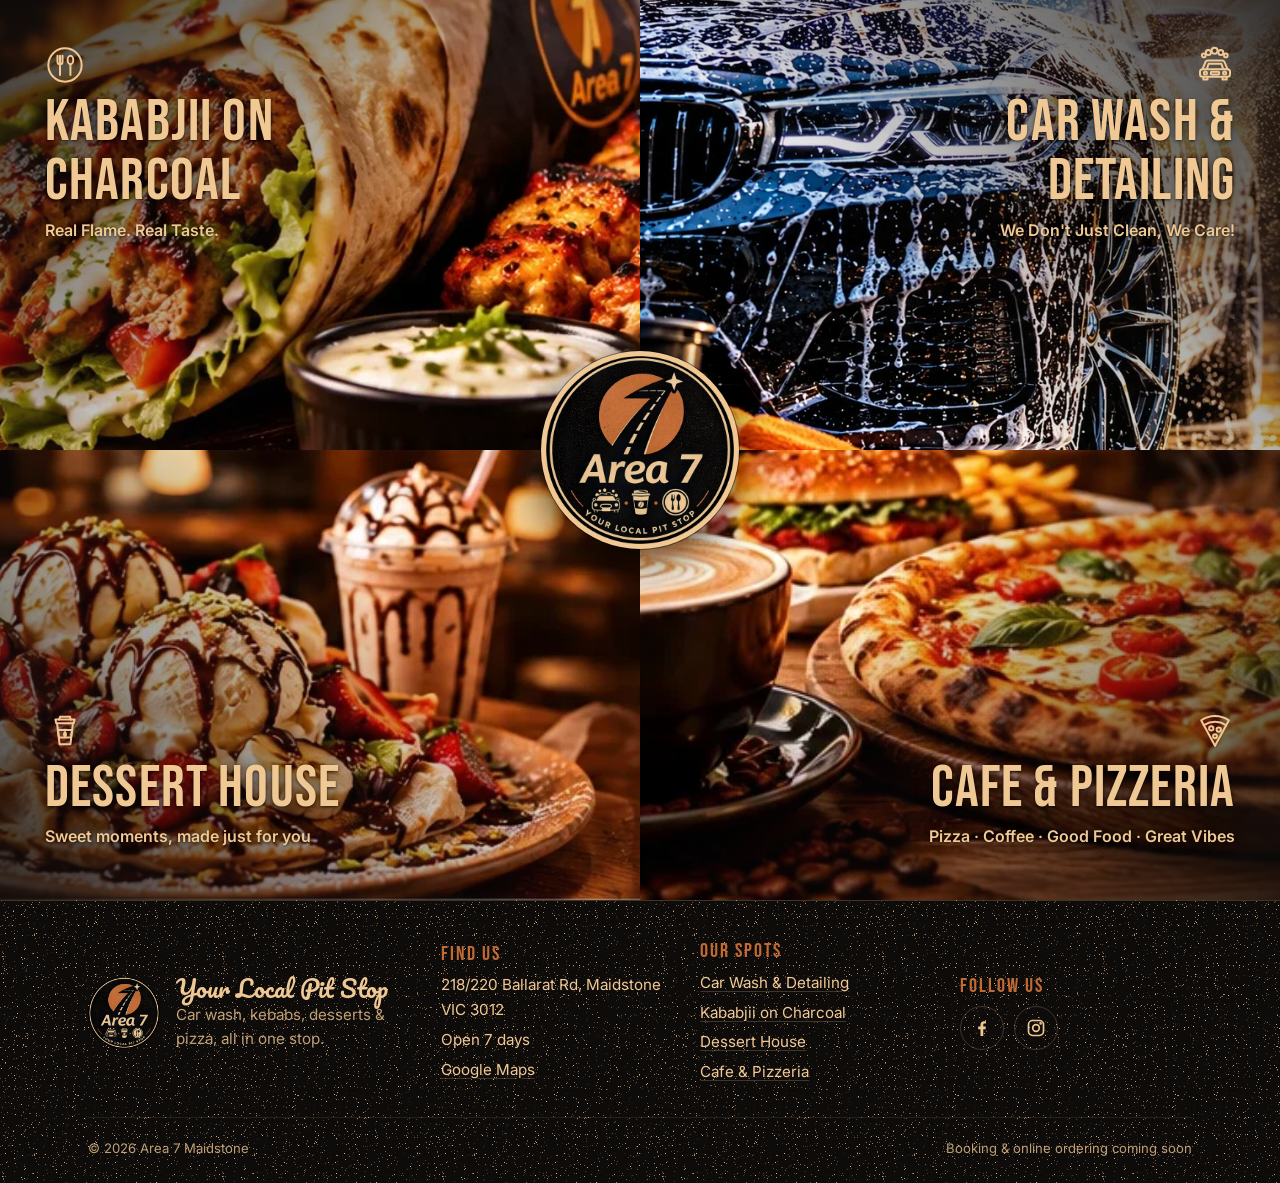
<file: index.html>
<!doctype html>
<html lang="en-AU" class="no-js">
<head>
  <meta charset="utf-8">
  <meta name="viewport" content="width=device-width, initial-scale=1">
  <title>Area 7 — Your Local Pit Stop | Car Wash, Kebabs, Desserts &amp; Pizza in Maidstone</title>
  <meta name="description" content="Area 7 — Your Local Pit Stop at 218/220 Ballarat Rd, Maidstone. Hand car wash &amp; detailing, Kababjii charcoal kebabs, Dessert House crepes &amp; waffles, and Cafe &amp; Pizzeria, all in one place.">
  <link rel="canonical" href="https://area7.com.au/">
  <meta name="theme-color" content="#0E0C0B">

  <meta property="og:type" content="website">
  <meta property="og:site_name" content="Area 7">
  <meta property="og:title" content="Area 7 — Your Local Pit Stop">
  <meta property="og:description" content="Car wash, kebabs, desserts and pizza at 218/220 Ballarat Rd, Maidstone VIC.">
  <meta property="og:url" content="https://area7.com.au/">
  <meta property="og:image" content="https://area7.com.au/assets/area7-logo.png">
  <meta property="og:locale" content="en_AU">
  <meta name="twitter:card" content="summary">
  <meta name="twitter:title" content="Area 7 — Your Local Pit Stop">
  <meta name="twitter:description" content="Car wash, kebabs, desserts and pizza at 218/220 Ballarat Rd, Maidstone VIC.">
  <meta name="twitter:image" content="https://area7.com.au/assets/area7-logo.png">

  <link rel="icon" type="image/png" sizes="32x32" href="assets/favicon.png">
  <link rel="apple-touch-icon" href="assets/apple-touch-icon.png">
  <link rel="preconnect" href="https://fonts.googleapis.com">
  <link rel="preconnect" href="https://fonts.gstatic.com" crossorigin>
  <link rel="stylesheet" href="https://fonts.googleapis.com/css2?family=Bebas+Neue&family=Inter:wght@400;500;600;700&family=Pacifico&display=swap">
  <link rel="stylesheet" href="css/styles.css">
  <!-- Once the hero photos are in assets/, preload them here, e.g.:
  <link rel="preload" as="image" href="assets/carwash-hero.webp" type="image/webp"> -->

  <script>
    document.documentElement.className = "js";
    function a7ImgFail(i){var p=i.parentNode,s=p&&p.nodeName==="PICTURE"&&p.querySelector("source");if(s){p.removeChild(s);return;}i.onerror=null;var m=i.closest(".media,.logo");if(m)m.classList.add("is-missing");i.style.display="none";}
  </script>
  <script src="js/data.js"></script>
  <script src="js/main.js" defer></script>
</head>
<body data-page="hub">
  <a class="skip-link" href="#hub">Skip to the four Area 7 businesses</a>

  <main id="main">
    <h1 class="visually-hidden">Area 7 — Your Local Pit Stop, 218/220 Ballarat Road, Maidstone</h1>

    <nav class="hub" id="hub" aria-label="Area 7 businesses">
      <!-- Top-left -->
      <a class="quad quad--kebab" href="kebab.html" data-business="kebab">
        <div class="media" data-icon="kebab">
          <picture>
            <source srcset="assets/kebab-hero.webp" type="image/webp">
            <img src="assets/kebab-hero.jpg" alt="" width="1600" height="1067" fetchpriority="high" decoding="async" onerror="a7ImgFail(this)">
          </picture>
          <span class="media__fallback" aria-hidden="true"></span>
        </div>
        <div class="quad__content">
          <span class="quad__icon" data-icon-slot="kebab" aria-hidden="true"></span>
          <h2 class="quad__name">Kababjii on Charcoal</h2>
          <p class="quad__tagline">Real Flame. Real Taste.</p>
          <div class="quad__peek"><div class="quad__peek-inner"></div></div>
        </div>
      </a>

      <!-- Top-right -->
      <a class="quad quad--carwash" href="carwash.html" data-business="carwash">
        <div class="media" data-icon="carwash">
          <picture>
            <source srcset="assets/carwash-hero.webp" type="image/webp">
            <img src="assets/carwash-hero.jpg" alt="" width="1600" height="1067" fetchpriority="high" decoding="async" onerror="a7ImgFail(this)">
          </picture>
          <span class="media__fallback" aria-hidden="true"></span>
        </div>
        <div class="quad__content">
          <span class="quad__icon" data-icon-slot="carwash" aria-hidden="true"></span>
          <h2 class="quad__name">Car Wash &amp; Detailing</h2>
          <p class="quad__tagline">We Don't Just Clean, We Care!</p>
          <div class="quad__peek"><div class="quad__peek-inner"></div></div>
        </div>
      </a>

      <!-- Bottom-left -->
      <a class="quad quad--dessert" href="dessert.html" data-business="dessert">
        <div class="media" data-icon="dessert">
          <picture>
            <source srcset="assets/dessert-hero.webp" type="image/webp">
            <img src="assets/dessert-hero.jpg" alt="" width="1600" height="1067" decoding="async" onerror="a7ImgFail(this)">
          </picture>
          <span class="media__fallback" aria-hidden="true"></span>
        </div>
        <div class="quad__content">
          <span class="quad__icon" data-icon-slot="dessert" aria-hidden="true"></span>
          <h2 class="quad__name">Dessert House</h2>
          <p class="quad__tagline">Sweet moments, made just for you</p>
          <div class="quad__peek"><div class="quad__peek-inner"></div></div>
        </div>
      </a>

      <!-- Bottom-right -->
      <a class="quad quad--pizza" href="pizza.html" data-business="pizza">
        <div class="media" data-icon="pizza">
          <picture>
            <source srcset="assets/pizza-hero.webp" type="image/webp">
            <img src="assets/pizza-hero.jpg" alt="" width="1600" height="1067" decoding="async" onerror="a7ImgFail(this)">
          </picture>
          <span class="media__fallback" aria-hidden="true"></span>
        </div>
        <div class="quad__content">
          <span class="quad__icon" data-icon-slot="pizza" aria-hidden="true"></span>
          <h2 class="quad__name">Cafe &amp; Pizzeria</h2>
          <p class="quad__tagline">Pizza · Coffee · Good Food · Great Vibes</p>
          <div class="quad__peek"><div class="quad__peek-inner"></div></div>
        </div>
      </a>

      <!-- Centre logo: decorative position, never blocks clicks -->
      <picture class="logo hub-logo">
        <source srcset="assets/area7-logo.webp" type="image/webp">
        <img src="assets/area7-logo.png" alt="Area 7 — Your Local Pit Stop" width="512" height="512" fetchpriority="high" onerror="a7ImgFail(this)">
      </picture>
    </nav>
  </main>

  <footer class="site-footer hub-footer" data-render="footer">
    <div class="wrap">
      <p>Area 7 — Your Local Pit Stop · 218/220 Ballarat Rd, Maidstone VIC 3012 · Open 7 days</p>
    </div>
  </footer>
</body>
</html>
</file>
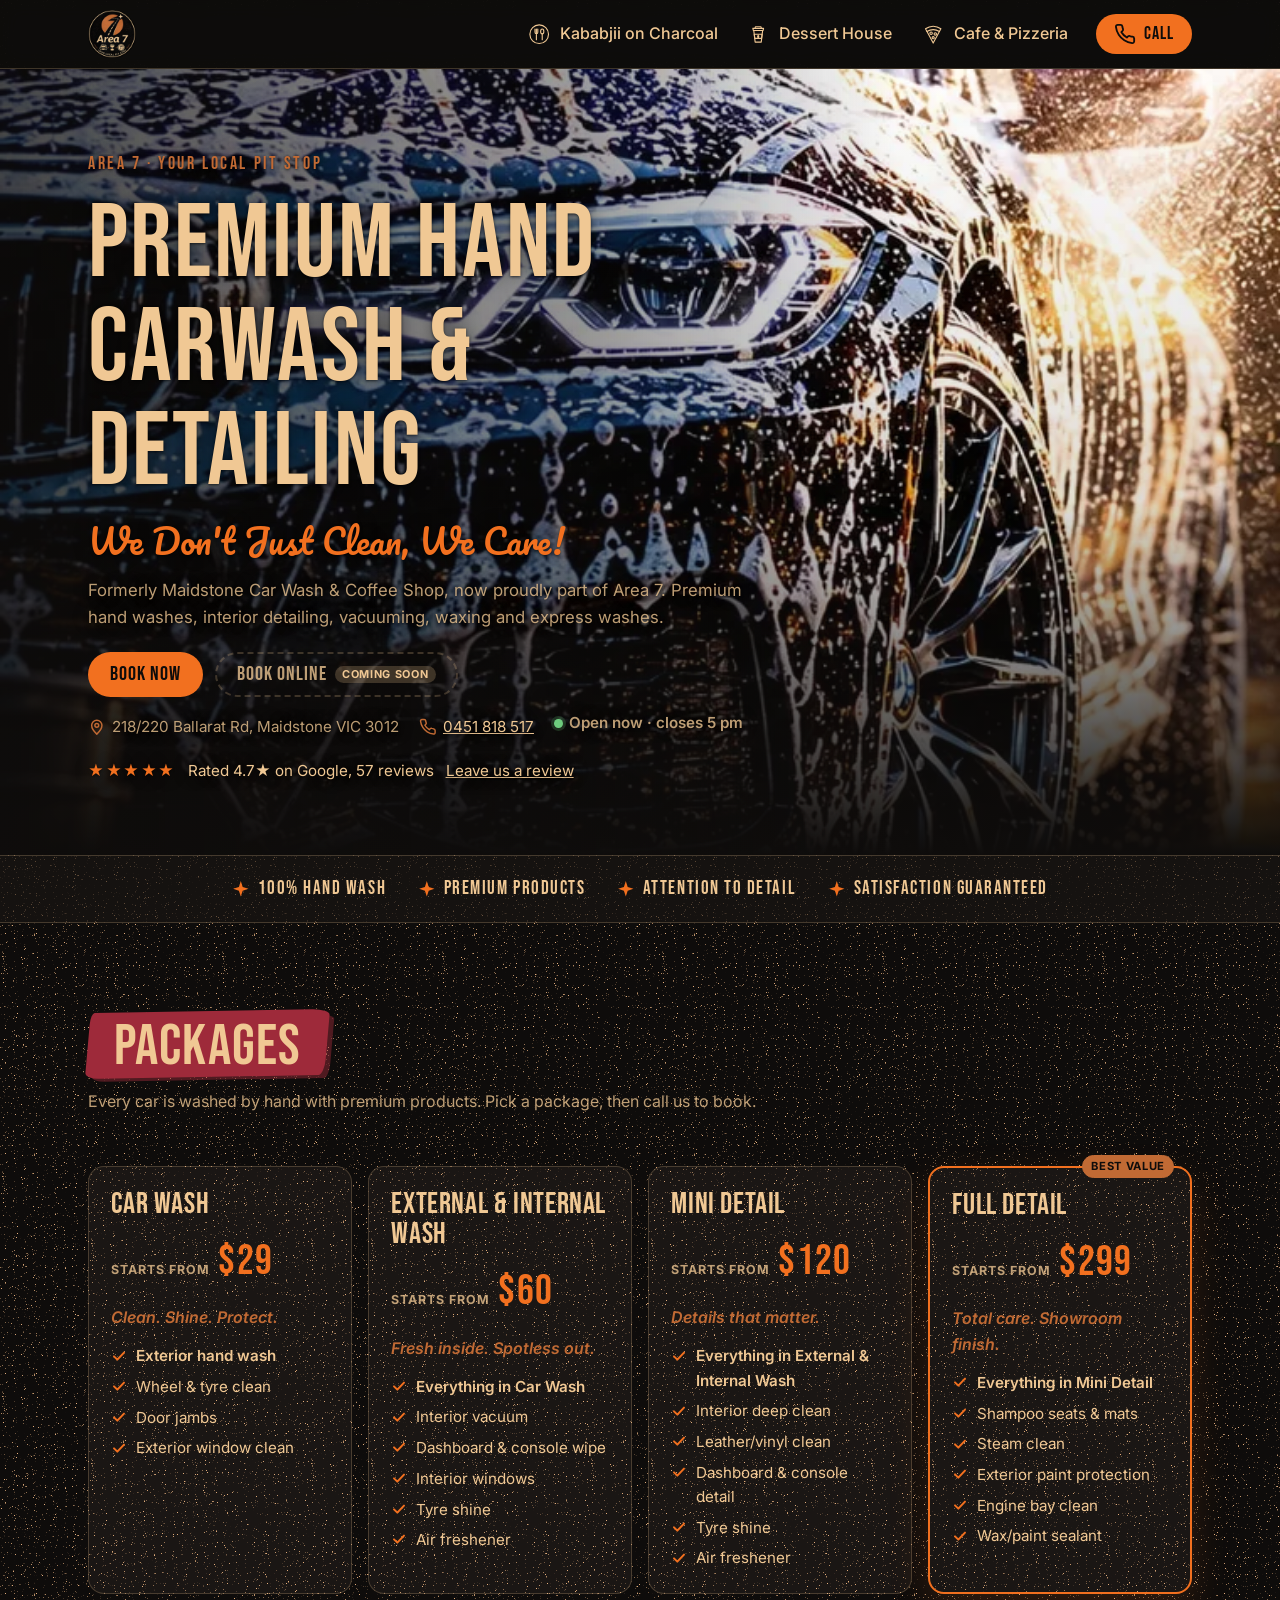
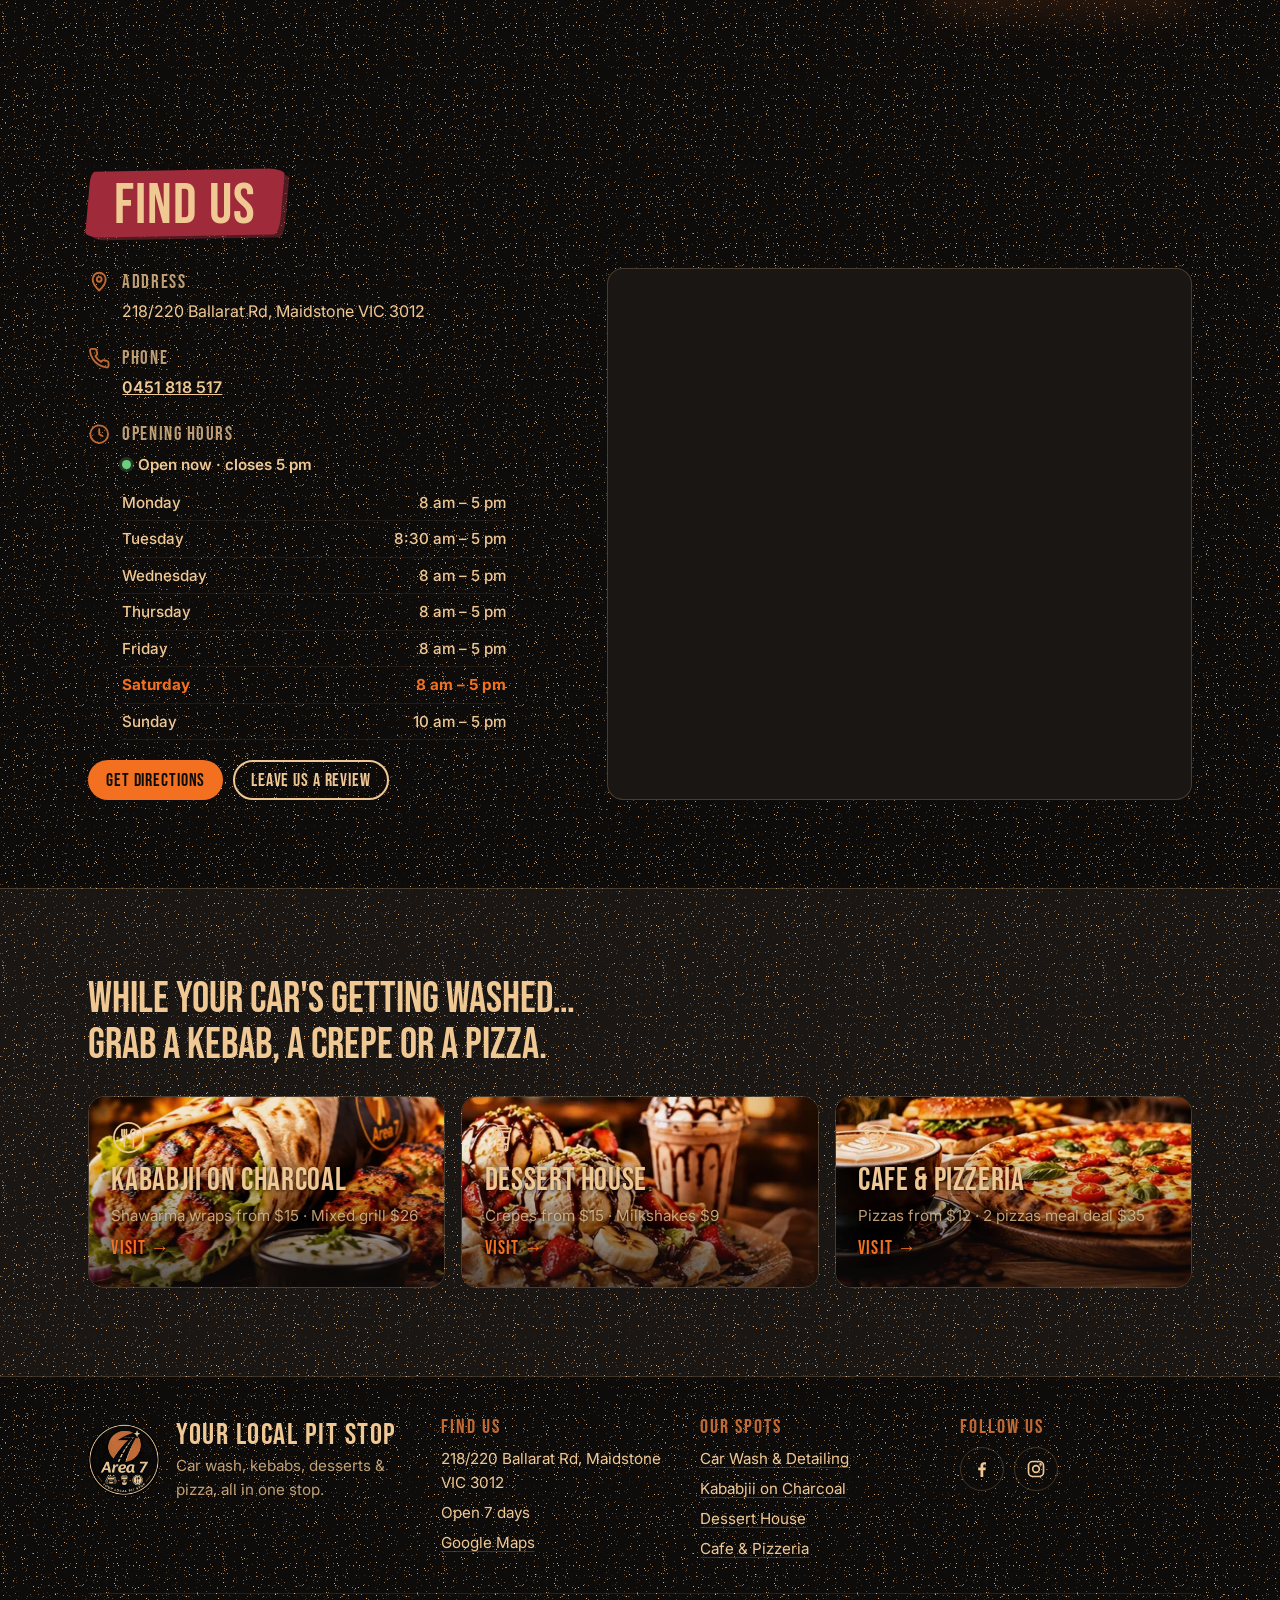
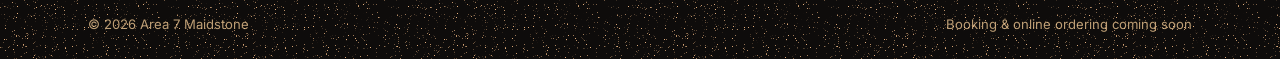
<file: carwash.html>
<!doctype html>
<html lang="en-AU" class="no-js">
<head>
  <meta charset="utf-8">
  <meta name="viewport" content="width=device-width, initial-scale=1">
  <title>Premium Hand Car Wash &amp; Detailing in Maidstone | Area 7</title>
  <meta name="description" content="Premium hand car wash &amp; detailing in Maidstone. Hand wash from $29, full detail $299. Formerly Maidstone Car Wash &amp; Coffee Shop, now part of Area 7. Call 0451 818 517.">
  <link rel="canonical" href="https://area7.com.au/carwash.html">
  <meta name="theme-color" content="#0E0C0B">

  <meta property="og:type" content="website">
  <meta property="og:site_name" content="Area 7">
  <meta property="og:title" content="Area 7 Premium Hand Carwash &amp; Detailing">
  <meta property="og:description" content="Premium hand car wash &amp; detailing in Maidstone. Hand wash from $29, full detail $299. Formerly Maidstone Car Wash &amp; Coffee Shop, now part of Area 7. Call 0451 818 517.">
  <meta property="og:url" content="https://area7.com.au/carwash.html">
  <meta property="og:image" content="https://area7.com.au/assets/area7-logo.png">
  <meta property="og:locale" content="en_AU">
  <meta name="twitter:card" content="summary">
  <meta name="twitter:title" content="Area 7 Premium Hand Carwash &amp; Detailing">
  <meta name="twitter:description" content="Premium hand car wash &amp; detailing in Maidstone. Hand wash from $29, full detail $299. Formerly Maidstone Car Wash &amp; Coffee Shop, now part of Area 7. Call 0451 818 517.">
  <meta name="twitter:image" content="https://area7.com.au/assets/area7-logo.png">

  <link rel="icon" type="image/png" sizes="32x32" href="assets/favicon.png">
  <link rel="apple-touch-icon" href="assets/apple-touch-icon.png">
  <link rel="preconnect" href="https://fonts.googleapis.com">
  <link rel="preconnect" href="https://fonts.gstatic.com" crossorigin>
  <link rel="stylesheet" href="https://fonts.googleapis.com/css2?family=Bebas+Neue&family=Inter:wght@400;500;600;700&family=Pacifico&display=swap">
  <link rel="stylesheet" href="css/styles.css">

  <script>
    document.documentElement.className = "js";
    function a7ImgFail(i){var p=i.parentNode,s=p&&p.nodeName==="PICTURE"&&p.querySelector("source");if(s){p.removeChild(s);return;}i.onerror=null;var m=i.closest(".media,.logo");if(m)m.classList.add("is-missing");i.style.display="none";}
  </script>
  <script src="js/data.js"></script>
  <script src="js/main.js" defer></script>
</head>
<body class="page page--carwash" data-business="carwash">
  <a class="skip-link" href="#main">Skip to content</a>

  <header class="topbar">
    <div class="wrap topbar__inner">
      <a class="topbar__logo" href="index.html" aria-label="Area 7 home">
        <picture class="logo">
          <source srcset="assets/area7-logo.webp" type="image/webp">
          <img src="assets/area7-logo.png" alt="" width="48" height="48" onerror="a7ImgFail(this)">
        </picture>
      </a>
      <nav class="topbar__nav" aria-label="Other Area 7 businesses">
        <button type="button" class="menu-toggle" aria-expanded="false" aria-controls="site-nav"><span class="bars" aria-hidden="true"><span></span></span>More spots</button>
        <ul id="site-nav" class="topbar__links">
          <li><a href="kebab.html"><span class="icon" data-icon-slot="kebab" aria-hidden="true"></span>Kababjii on Charcoal</a></li>
          <li><a href="dessert.html"><span class="icon" data-icon-slot="dessert" aria-hidden="true"></span>Dessert House</a></li>
          <li><a href="pizza.html"><span class="icon" data-icon-slot="pizza" aria-hidden="true"></span>Cafe &amp; Pizzeria</a></li>
        </ul>
      </nav>
      <a class="btn btn--primary btn--small btn--call" href="tel:+61451818517" aria-label="Call Car Wash &amp; Detailing on 0451 818 517"><span class="icon" data-icon-slot="phone" aria-hidden="true"></span>Call</a>
    </div>
  </header>

  <main id="main">
    <section class="hero" aria-labelledby="page-title">
      <div class="media" data-icon="carwash">
        <picture>
          <source srcset="assets/carwash-hero.webp" type="image/webp">
          <img src="assets/carwash-hero.jpg" alt="" width="1600" height="1067" fetchpriority="high" decoding="async" onerror="a7ImgFail(this)">
        </picture>
        <span class="media__fallback" aria-hidden="true"></span>
      </div>
      
      <div class="wrap hero__content">
        <p class="eyebrow">Area 7 · Your Local Pit Stop</p>
        <h1 id="page-title">Premium Hand Carwash &amp; Detailing</h1>
        <p class="hero__tagline script">We Don't Just Clean, We Care!</p>
        <p class="hero__about">Formerly Maidstone Car Wash &amp; Coffee Shop, now proudly part of Area 7. Premium hand washes, interior detailing, vacuuming, waxing and express washes.</p>
        <div class="hero__ctas">
          <a class="btn btn--primary" href="tel:+61451818517" aria-label="Book Now by calling 0451 818 517">Book Now</a>
          <div data-render="features"></div>
        </div>
        <div class="hero__meta">
          <span><span class="icon" data-icon-slot="pin" aria-hidden="true"></span>218/220 Ballarat Rd, Maidstone VIC 3012</span>
          <span><span class="icon" data-icon-slot="phone" aria-hidden="true"></span><a href="tel:+61451818517">0451 818 517</a></span>
          <span data-render="status"></span>
        </div>
        <div data-render="rating"></div>
      </div>
    </section>

    <section class="badges" data-render="badges" aria-label="Why Car Wash &amp; Detailing"></section>

    <section class="section" id="menu" aria-labelledby="menu-title">
      <div class="wrap">
        <div class="section__head">
          <h2 class="brush" id="menu-title">Packages</h2>
          <p class="section__intro">Every car is washed by hand with premium products. Pick a package, then call us to book.</p>
        </div>
        <div data-render="menu">
          <noscript><p>Call us for our full menu: <a href="tel:+61451818517">0451 818 517</a></p></noscript>
        </div>
      </div>
    </section>

    <section class="section" id="find-us" aria-labelledby="find-title">
      <div class="wrap">
        <div class="section__head">
          <h2 class="brush" id="find-title">Find us</h2>
        </div>
        <div data-render="find">
          <noscript><p>218/220 Ballarat Rd, Maidstone VIC 3012 · <a href="tel:+61451818517">0451 818 517</a></p></noscript>
        </div>
      </div>
    </section>

    <section class="promo" data-render="cross-promo" aria-label="More at Area 7"></section>
  </main>

  <footer class="site-footer" data-render="footer">
    <div class="wrap">
      <p>Area 7 — Your Local Pit Stop · 218/220 Ballarat Rd, Maidstone VIC 3012 · <a href="tel:+61451818517">0451 818 517</a></p>
    </div>
  </footer>
</body>
</html>
</file>
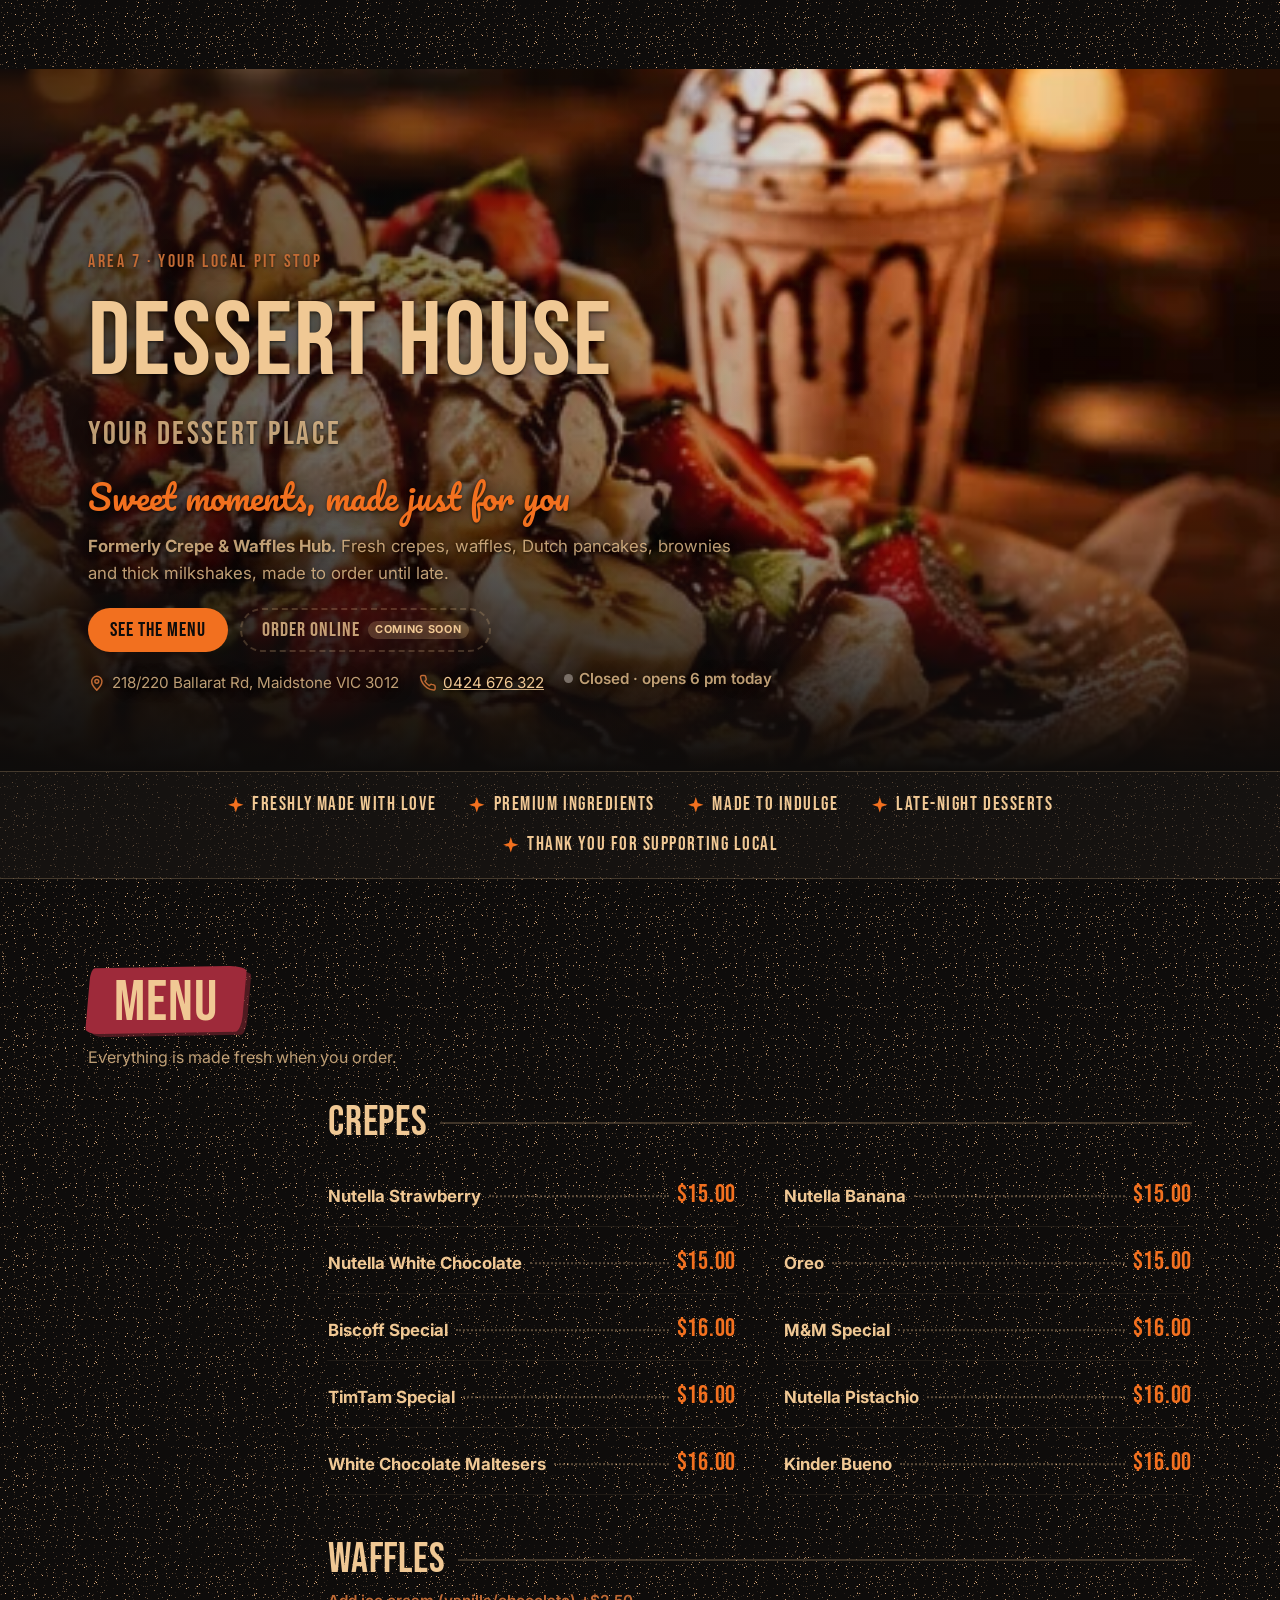
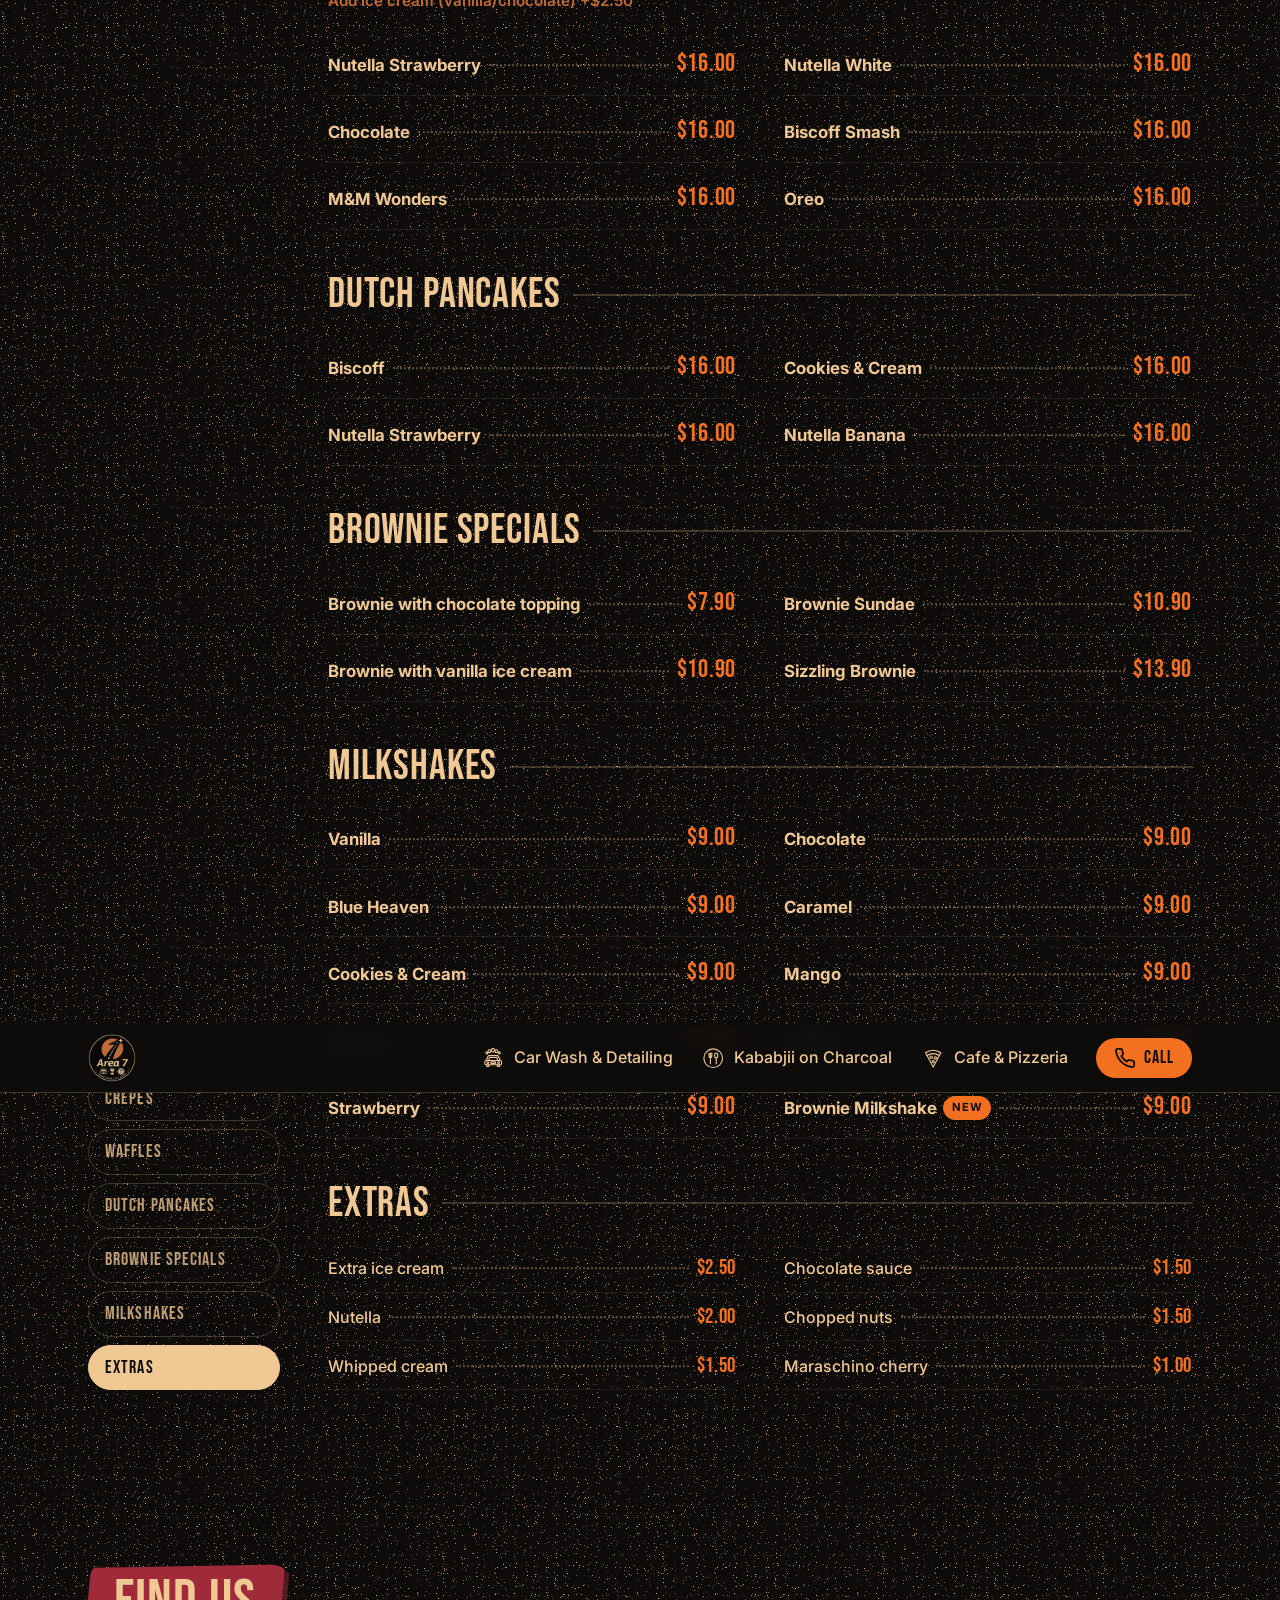
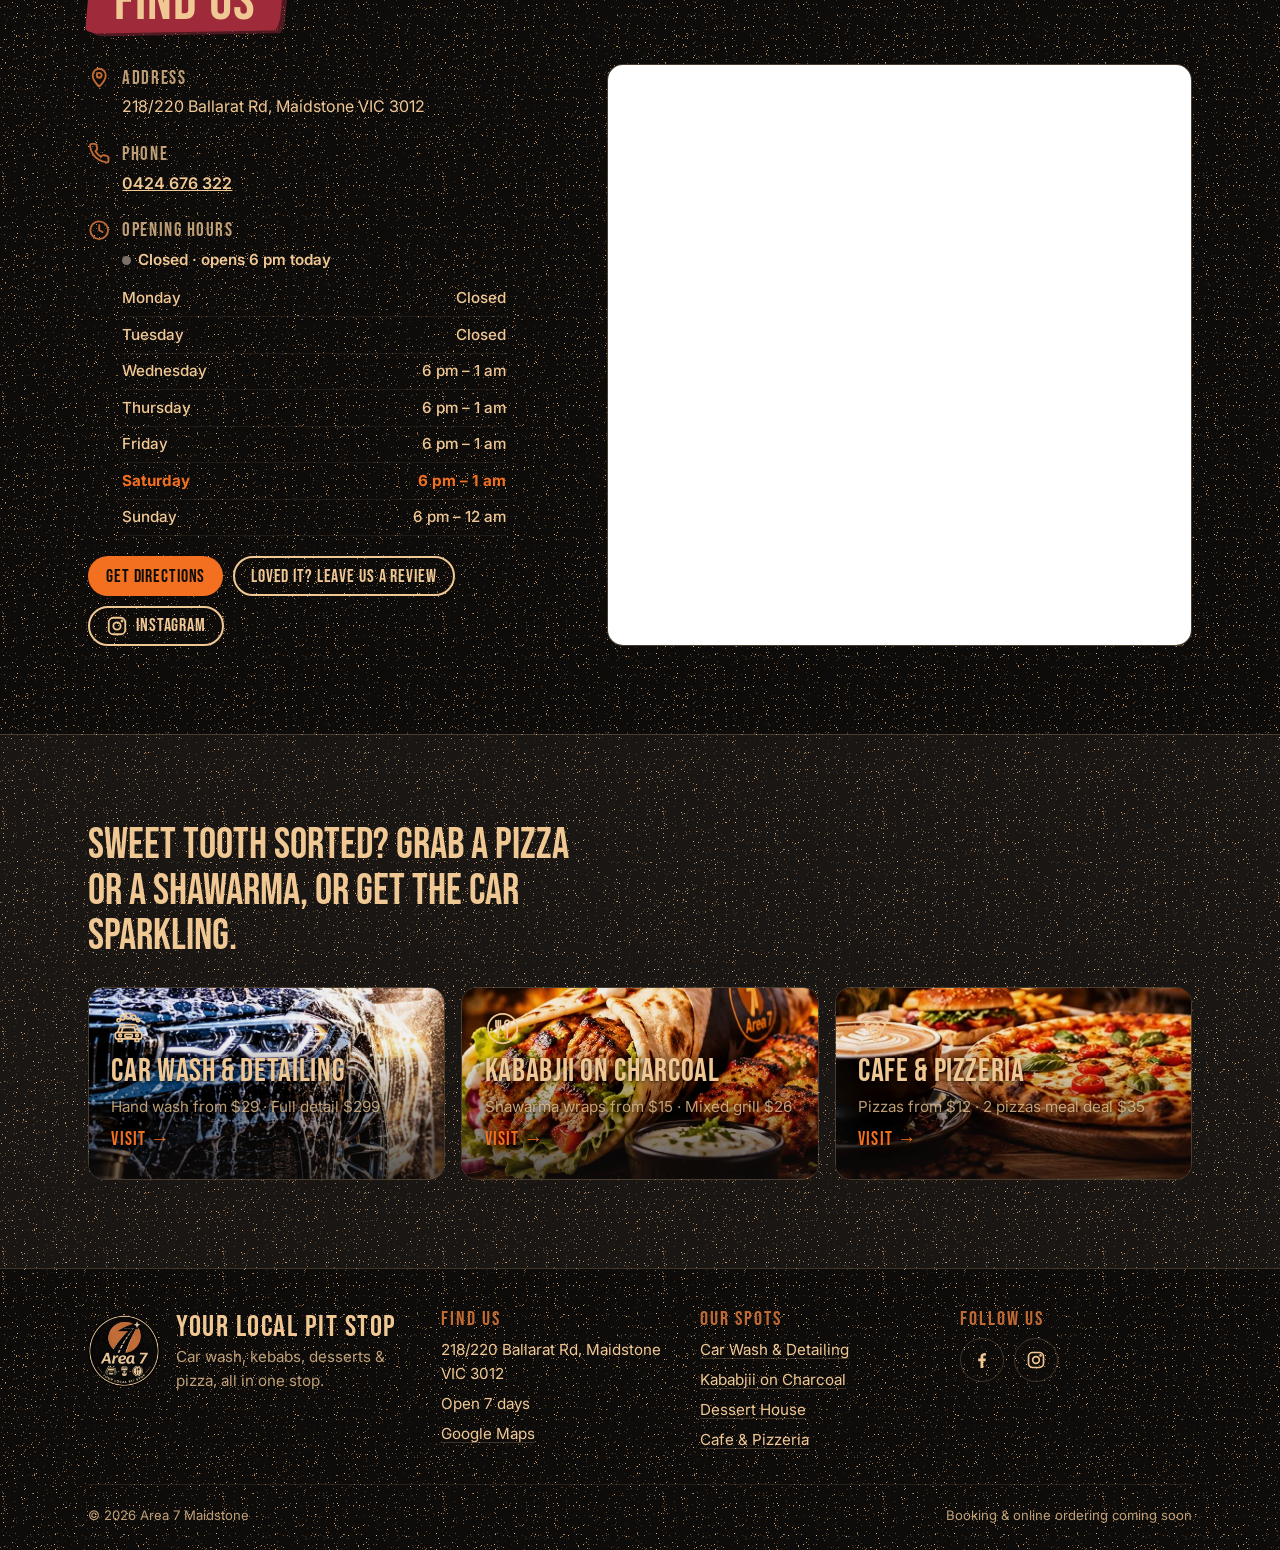
<file: dessert.html>
<!doctype html>
<html lang="en-AU" class="no-js">
<head>
  <meta charset="utf-8">
  <meta name="viewport" content="width=device-width, initial-scale=1">
  <title>Dessert House — Crepes, Waffles &amp; Milkshakes in Maidstone | Area 7</title>
  <meta name="description" content="Area 7 Dessert House (formerly Crepe and Waffles Hub) in Maidstone: crepes, waffles, Dutch pancakes, brownies and milkshakes, open late. Call 0424 676 322.">
  <link rel="canonical" href="https://area7.com.au/dessert.html">
  <meta name="theme-color" content="#0E0C0B">

  <meta property="og:type" content="website">
  <meta property="og:site_name" content="Area 7">
  <meta property="og:title" content="Area 7 Dessert House">
  <meta property="og:description" content="Area 7 Dessert House (formerly Crepe and Waffles Hub) in Maidstone: crepes, waffles, Dutch pancakes, brownies and milkshakes, open late. Call 0424 676 322.">
  <meta property="og:url" content="https://area7.com.au/dessert.html">
  <meta property="og:image" content="https://area7.com.au/assets/area7-logo.png">
  <meta property="og:locale" content="en_AU">
  <meta name="twitter:card" content="summary">
  <meta name="twitter:title" content="Area 7 Dessert House">
  <meta name="twitter:description" content="Area 7 Dessert House (formerly Crepe and Waffles Hub) in Maidstone: crepes, waffles, Dutch pancakes, brownies and milkshakes, open late. Call 0424 676 322.">
  <meta name="twitter:image" content="https://area7.com.au/assets/area7-logo.png">

  <link rel="icon" type="image/png" sizes="32x32" href="assets/favicon.png">
  <link rel="apple-touch-icon" href="assets/apple-touch-icon.png">
  <link rel="preconnect" href="https://fonts.googleapis.com">
  <link rel="preconnect" href="https://fonts.gstatic.com" crossorigin>
  <link rel="stylesheet" href="https://fonts.googleapis.com/css2?family=Bebas+Neue&family=Inter:wght@400;500;600;700&family=Pacifico&display=swap">
  <link rel="stylesheet" href="css/styles.css">

  <script>
    document.documentElement.className = "js";
    function a7ImgFail(i){var p=i.parentNode,s=p&&p.nodeName==="PICTURE"&&p.querySelector("source");if(s){p.removeChild(s);return;}i.onerror=null;var m=i.closest(".media,.logo");if(m)m.classList.add("is-missing");i.style.display="none";}
  </script>
  <script src="js/data.js"></script>
  <script src="js/main.js" defer></script>
</head>
<body class="page page--dessert" data-business="dessert">
  <a class="skip-link" href="#main">Skip to content</a>

  <header class="topbar">
    <div class="wrap topbar__inner">
      <a class="topbar__logo" href="index.html" aria-label="Area 7 home">
        <picture class="logo">
          <source srcset="assets/area7-logo.webp" type="image/webp">
          <img src="assets/area7-logo.png" alt="" width="48" height="48" onerror="a7ImgFail(this)">
        </picture>
      </a>
      <nav class="topbar__nav" aria-label="Other Area 7 businesses">
        <button type="button" class="menu-toggle" aria-expanded="false" aria-controls="site-nav"><span class="bars" aria-hidden="true"><span></span></span>More spots</button>
        <ul id="site-nav" class="topbar__links">
          <li><a href="carwash.html"><span class="icon" data-icon-slot="carwash" aria-hidden="true"></span>Car Wash &amp; Detailing</a></li>
          <li><a href="kebab.html"><span class="icon" data-icon-slot="kebab" aria-hidden="true"></span>Kababjii on Charcoal</a></li>
          <li><a href="pizza.html"><span class="icon" data-icon-slot="pizza" aria-hidden="true"></span>Cafe &amp; Pizzeria</a></li>
        </ul>
      </nav>
      <a class="btn btn--primary btn--small btn--call" href="tel:+61424676322" aria-label="Call Dessert House on 0424 676 322"><span class="icon" data-icon-slot="phone" aria-hidden="true"></span>Call</a>
    </div>
  </header>

  <main id="main">
    <section class="hero" aria-labelledby="page-title">
      <div class="media" data-icon="dessert">
        <picture>
          <source srcset="assets/dessert-hero.webp" type="image/webp">
          <img src="assets/dessert-hero.jpg" alt="" width="1600" height="1067" fetchpriority="high" decoding="async" onerror="a7ImgFail(this)">
        </picture>
        <span class="media__fallback" aria-hidden="true"></span>
      </div>
      
      <div class="wrap hero__content">
        <p class="eyebrow">Area 7 · Your Local Pit Stop</p>
        <h1 id="page-title">Dessert House</h1>
        <p class="hero__sub">Your Dessert Place</p>
        <p class="hero__tagline script">Sweet moments, made just for you</p>
        <p class="hero__about"><strong>Formerly Crepe &amp; Waffles Hub.</strong> Fresh crepes, waffles, Dutch pancakes, brownies and thick milkshakes, made to order until late.</p>
        <div class="hero__ctas">
          <a class="btn btn--primary" href="#menu">See the menu</a>
          <div data-render="features"></div>
        </div>
        <div class="hero__meta">
          <span><span class="icon" data-icon-slot="pin" aria-hidden="true"></span>218/220 Ballarat Rd, Maidstone VIC 3012</span>
          <span><span class="icon" data-icon-slot="phone" aria-hidden="true"></span><a href="tel:+61424676322">0424 676 322</a></span>
          <span data-render="status"></span>
        </div>
        <div data-render="rating"></div>
      </div>
    </section>

    <section class="badges" data-render="badges" aria-label="Why Dessert House"></section>

    <section class="section" id="menu" aria-labelledby="menu-title">
      <div class="wrap">
        <div class="section__head">
          <h2 class="brush" id="menu-title">Menu</h2>
          <p class="section__intro">Everything is made fresh when you order.</p>
        </div>
        <div data-render="menu">
          <noscript><p>Call us for our full menu: <a href="tel:+61424676322">0424 676 322</a></p></noscript>
        </div>
      </div>
    </section>

    <section class="section" id="find-us" aria-labelledby="find-title">
      <div class="wrap">
        <div class="section__head">
          <h2 class="brush" id="find-title">Find us</h2>
        </div>
        <div data-render="find">
          <noscript><p>218/220 Ballarat Rd, Maidstone VIC 3012 · <a href="tel:+61424676322">0424 676 322</a></p></noscript>
        </div>
      </div>
    </section>

    <section class="promo" data-render="cross-promo" aria-label="More at Area 7"></section>
  </main>

  <footer class="site-footer" data-render="footer">
    <div class="wrap">
      <p>Area 7 — Your Local Pit Stop · 218/220 Ballarat Rd, Maidstone VIC 3012 · <a href="tel:+61424676322">0424 676 322</a></p>
    </div>
  </footer>
</body>
</html>
</file>
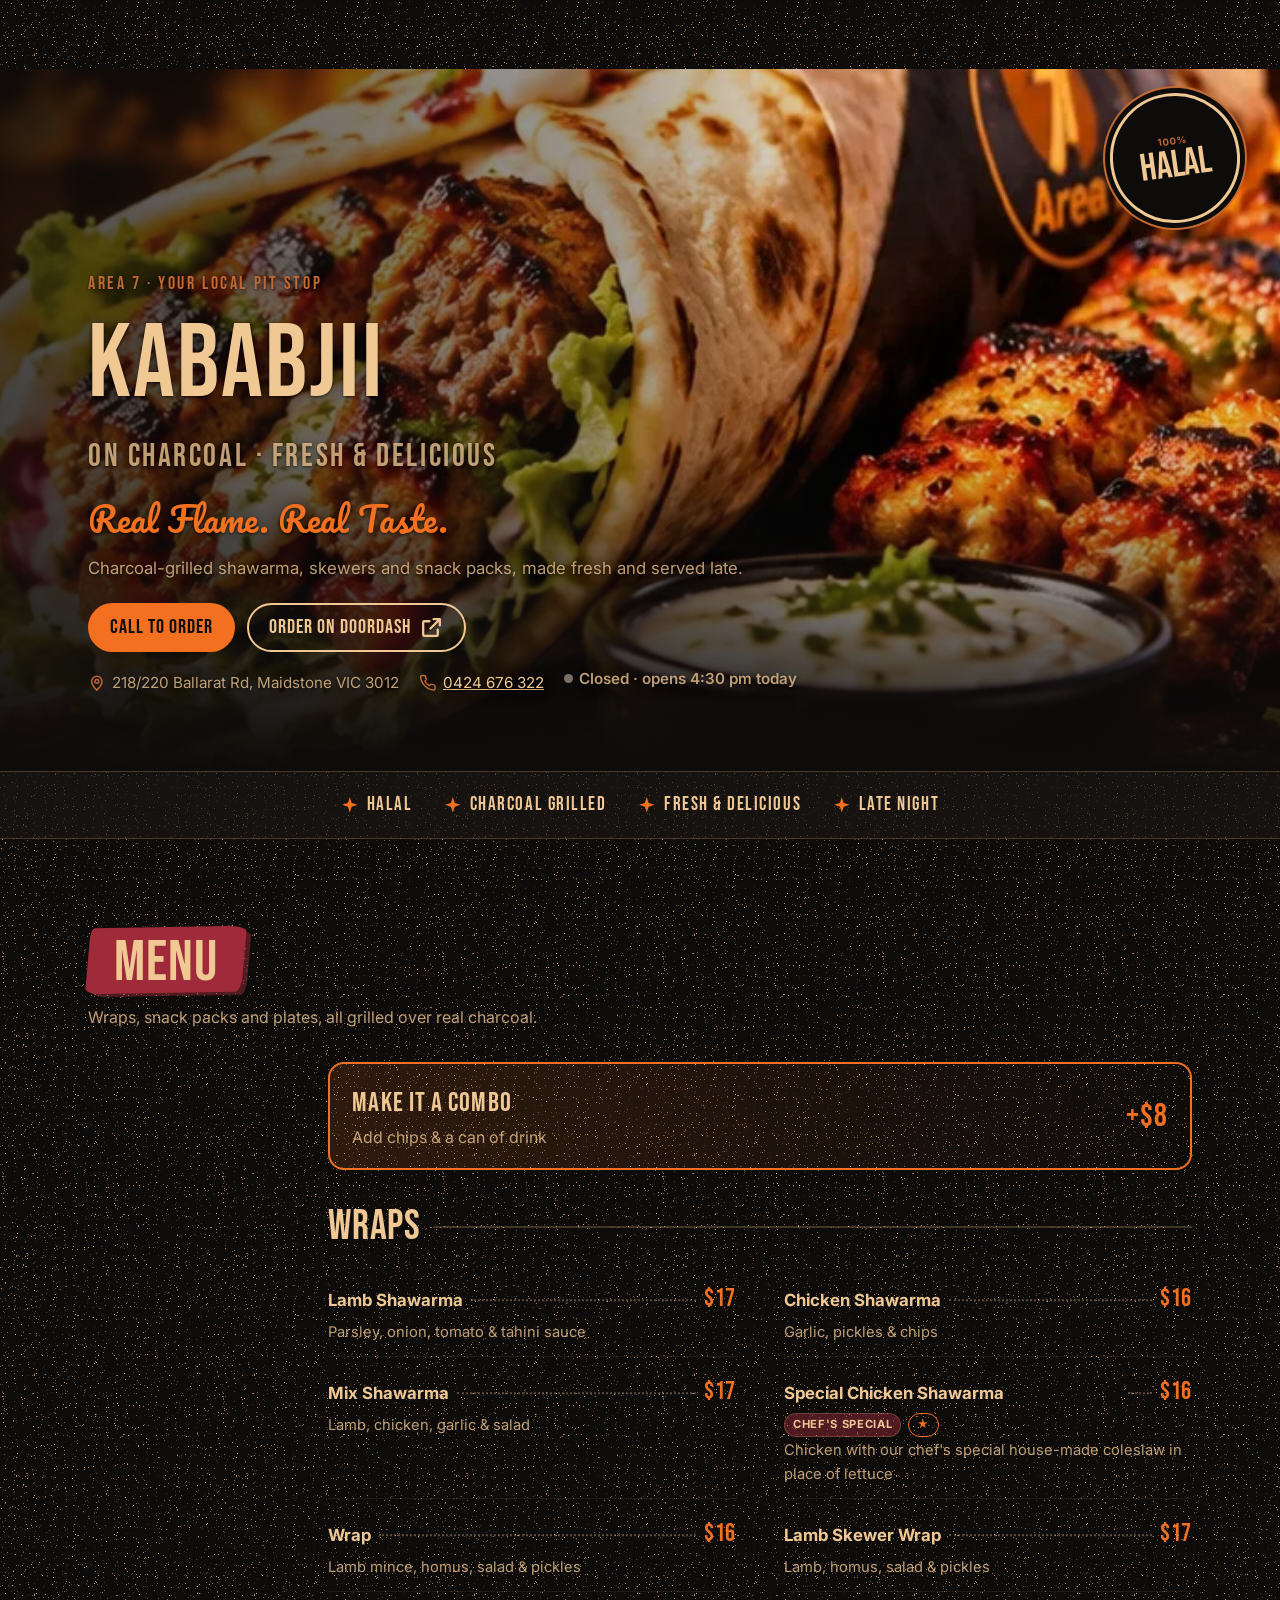
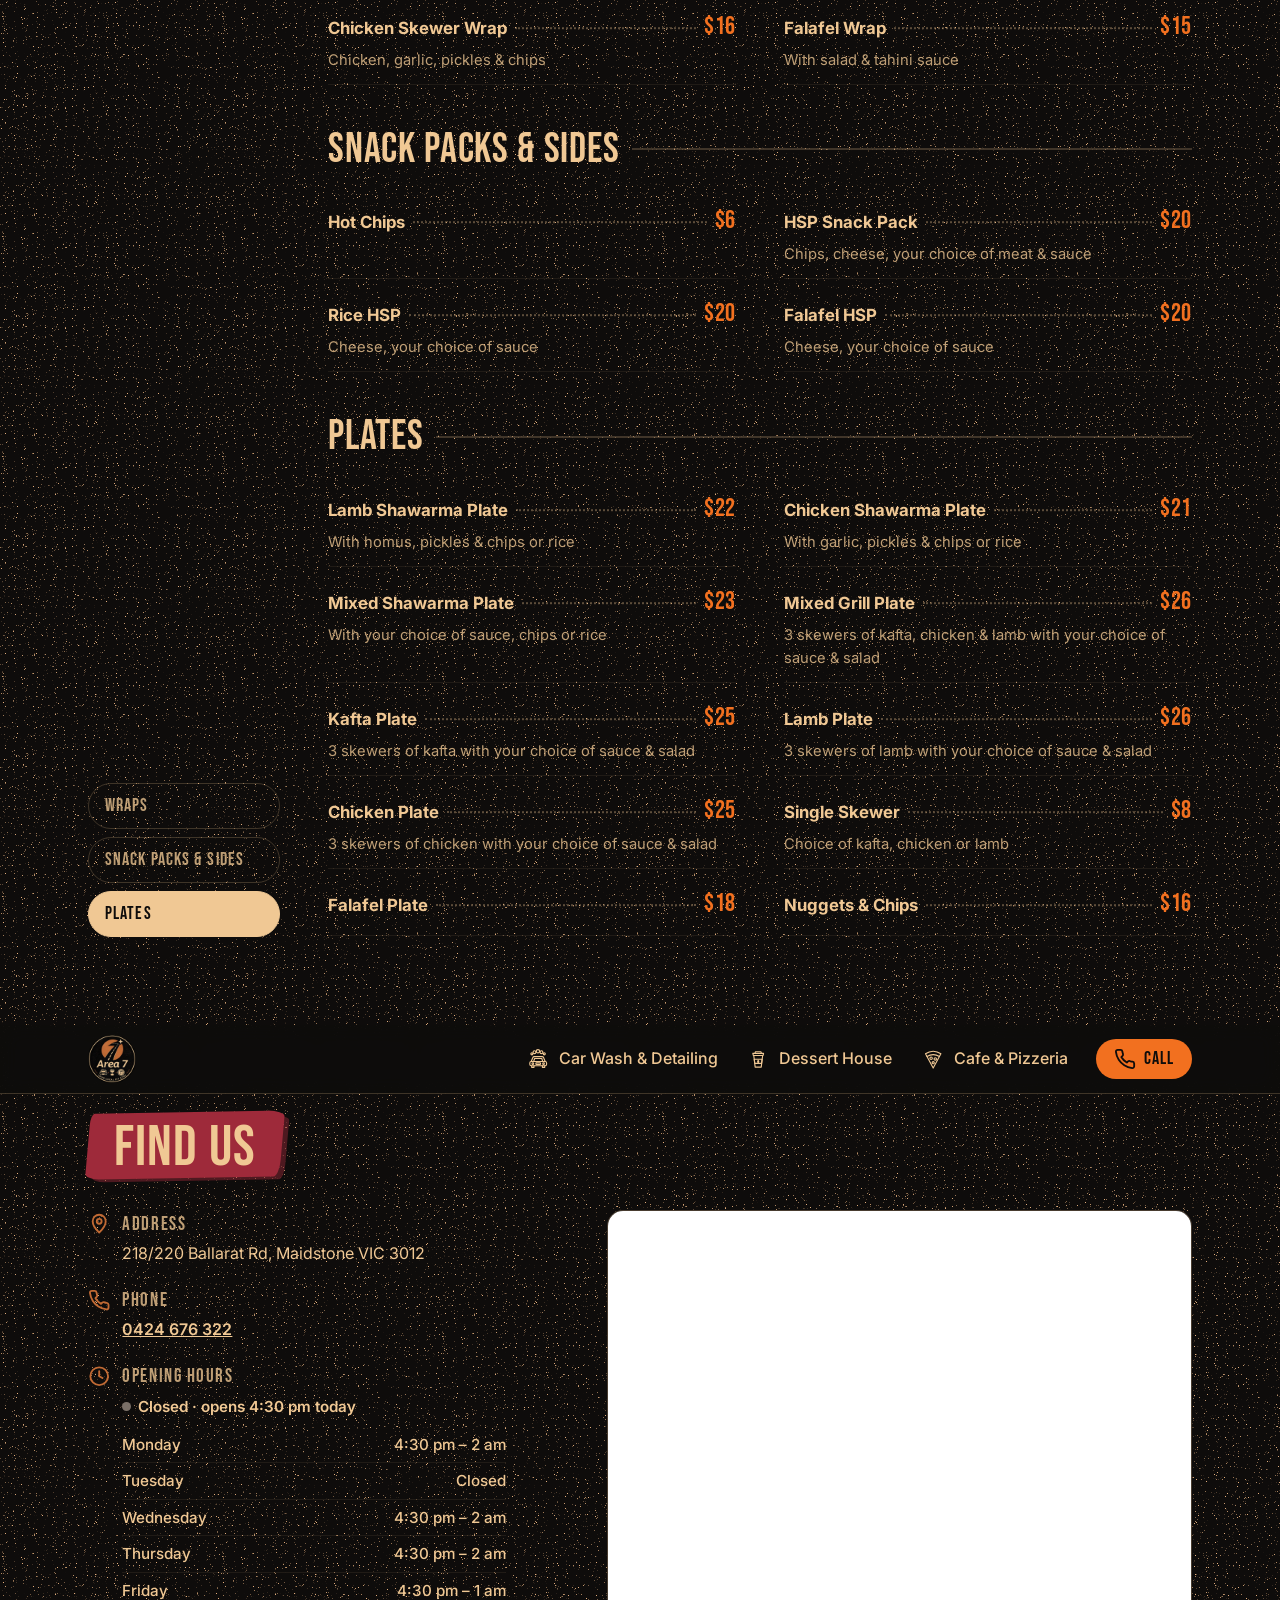
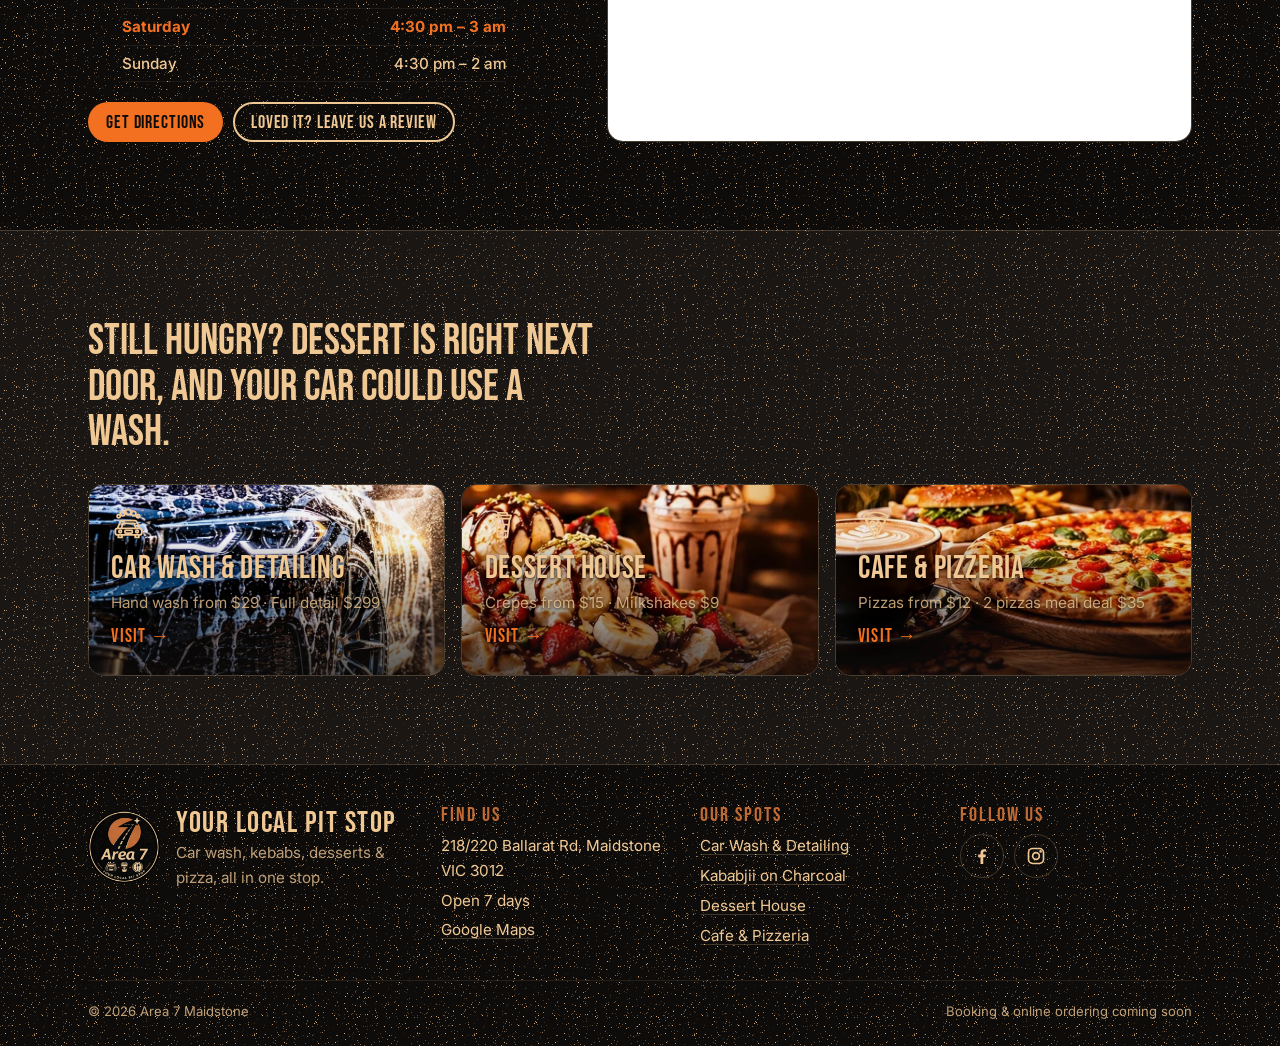
<file: kebab.html>
<!doctype html>
<html lang="en-AU" class="no-js">
<head>
  <meta charset="utf-8">
  <meta name="viewport" content="width=device-width, initial-scale=1">
  <title>Kababjii on Charcoal — Halal Shawarma &amp; Kebabs in Maidstone | Area 7</title>
  <meta name="description" content="Kababjii at Area 7 Maidstone: halal charcoal shawarma, HSPs and skewer plates, open late. Phone orders 0424 676 322 or order on DoorDash.">
  <link rel="canonical" href="https://area7.com.au/kebab.html">
  <meta name="theme-color" content="#0E0C0B">

  <meta property="og:type" content="website">
  <meta property="og:site_name" content="Area 7">
  <meta property="og:title" content="Area 7 Kababjii · On Charcoal">
  <meta property="og:description" content="Kababjii at Area 7 Maidstone: halal charcoal shawarma, HSPs and skewer plates, open late. Phone orders 0424 676 322 or order on DoorDash.">
  <meta property="og:url" content="https://area7.com.au/kebab.html">
  <meta property="og:image" content="https://area7.com.au/assets/area7-logo.png">
  <meta property="og:locale" content="en_AU">
  <meta name="twitter:card" content="summary">
  <meta name="twitter:title" content="Area 7 Kababjii · On Charcoal">
  <meta name="twitter:description" content="Kababjii at Area 7 Maidstone: halal charcoal shawarma, HSPs and skewer plates, open late. Phone orders 0424 676 322 or order on DoorDash.">
  <meta name="twitter:image" content="https://area7.com.au/assets/area7-logo.png">

  <link rel="icon" type="image/png" sizes="32x32" href="assets/favicon.png">
  <link rel="apple-touch-icon" href="assets/apple-touch-icon.png">
  <link rel="preconnect" href="https://fonts.googleapis.com">
  <link rel="preconnect" href="https://fonts.gstatic.com" crossorigin>
  <link rel="stylesheet" href="https://fonts.googleapis.com/css2?family=Bebas+Neue&family=Inter:wght@400;500;600;700&family=Pacifico&display=swap">
  <link rel="stylesheet" href="css/styles.css">

  <script>
    document.documentElement.className = "js";
    function a7ImgFail(i){var p=i.parentNode,s=p&&p.nodeName==="PICTURE"&&p.querySelector("source");if(s){p.removeChild(s);return;}i.onerror=null;var m=i.closest(".media,.logo");if(m)m.classList.add("is-missing");i.style.display="none";}
  </script>
  <script src="js/data.js"></script>
  <script src="js/main.js" defer></script>
</head>
<body class="page page--kebab" data-business="kebab">
  <a class="skip-link" href="#main">Skip to content</a>

  <header class="topbar">
    <div class="wrap topbar__inner">
      <a class="topbar__logo" href="index.html" aria-label="Area 7 home">
        <picture class="logo">
          <source srcset="assets/area7-logo.webp" type="image/webp">
          <img src="assets/area7-logo.png" alt="" width="48" height="48" onerror="a7ImgFail(this)">
        </picture>
      </a>
      <nav class="topbar__nav" aria-label="Other Area 7 businesses">
        <button type="button" class="menu-toggle" aria-expanded="false" aria-controls="site-nav"><span class="bars" aria-hidden="true"><span></span></span>More spots</button>
        <ul id="site-nav" class="topbar__links">
          <li><a href="carwash.html"><span class="icon" data-icon-slot="carwash" aria-hidden="true"></span>Car Wash &amp; Detailing</a></li>
          <li><a href="dessert.html"><span class="icon" data-icon-slot="dessert" aria-hidden="true"></span>Dessert House</a></li>
          <li><a href="pizza.html"><span class="icon" data-icon-slot="pizza" aria-hidden="true"></span>Cafe &amp; Pizzeria</a></li>
        </ul>
      </nav>
      <a class="btn btn--primary btn--small btn--call" href="tel:+61424676322" aria-label="Call Kababjii on Charcoal on 0424 676 322"><span class="icon" data-icon-slot="phone" aria-hidden="true"></span>Call</a>
    </div>
  </header>

  <main id="main">
    <section class="hero" aria-labelledby="page-title">
      <div class="media" data-icon="kebab">
        <picture>
          <source srcset="assets/kebab-hero.webp" type="image/webp">
          <img src="assets/kebab-hero.jpg" alt="" width="1600" height="1067" fetchpriority="high" decoding="async" onerror="a7ImgFail(this)">
        </picture>
        <span class="media__fallback" aria-hidden="true"></span>
      </div>
      <div class="seal" role="img" aria-label="Halal"><span>100%</span><strong>Halal</strong></div>
      <div class="wrap hero__content">
        <p class="eyebrow">Area 7 · Your Local Pit Stop</p>
        <h1 id="page-title">Kababjii</h1>
        <p class="hero__sub">On Charcoal · Fresh &amp; Delicious</p>
        <p class="hero__tagline script">Real Flame. Real Taste.</p>
        <p class="hero__about">Charcoal-grilled shawarma, skewers and snack packs, made fresh and served late.</p>
        <div class="hero__ctas">
          <a class="btn btn--primary" href="tel:+61424676322" aria-label="Call to order on 0424 676 322">Call to order</a>
          <div data-render="features"></div>
        </div>
        <div class="hero__meta">
          <span><span class="icon" data-icon-slot="pin" aria-hidden="true"></span>218/220 Ballarat Rd, Maidstone VIC 3012</span>
          <span><span class="icon" data-icon-slot="phone" aria-hidden="true"></span><a href="tel:+61424676322">0424 676 322</a></span>
          <span data-render="status"></span>
        </div>
        <div data-render="rating"></div>
      </div>
    </section>

    <section class="badges" data-render="badges" aria-label="Why Kababjii on Charcoal"></section>

    <section class="section" id="menu" aria-labelledby="menu-title">
      <div class="wrap">
        <div class="section__head">
          <h2 class="brush" id="menu-title">Menu</h2>
          <p class="section__intro">Wraps, snack packs and plates, all grilled over real charcoal.</p>
        </div>
        <div data-render="menu">
          <noscript><p>Call us for our full menu: <a href="tel:+61424676322">0424 676 322</a></p></noscript>
        </div>
      </div>
    </section>

    <section class="section" id="find-us" aria-labelledby="find-title">
      <div class="wrap">
        <div class="section__head">
          <h2 class="brush" id="find-title">Find us</h2>
        </div>
        <div data-render="find">
          <noscript><p>218/220 Ballarat Rd, Maidstone VIC 3012 · <a href="tel:+61424676322">0424 676 322</a></p></noscript>
        </div>
      </div>
    </section>

    <section class="promo" data-render="cross-promo" aria-label="More at Area 7"></section>
  </main>

  <footer class="site-footer" data-render="footer">
    <div class="wrap">
      <p>Area 7 — Your Local Pit Stop · 218/220 Ballarat Rd, Maidstone VIC 3012 · <a href="tel:+61424676322">0424 676 322</a></p>
    </div>
  </footer>
</body>
</html>
</file>
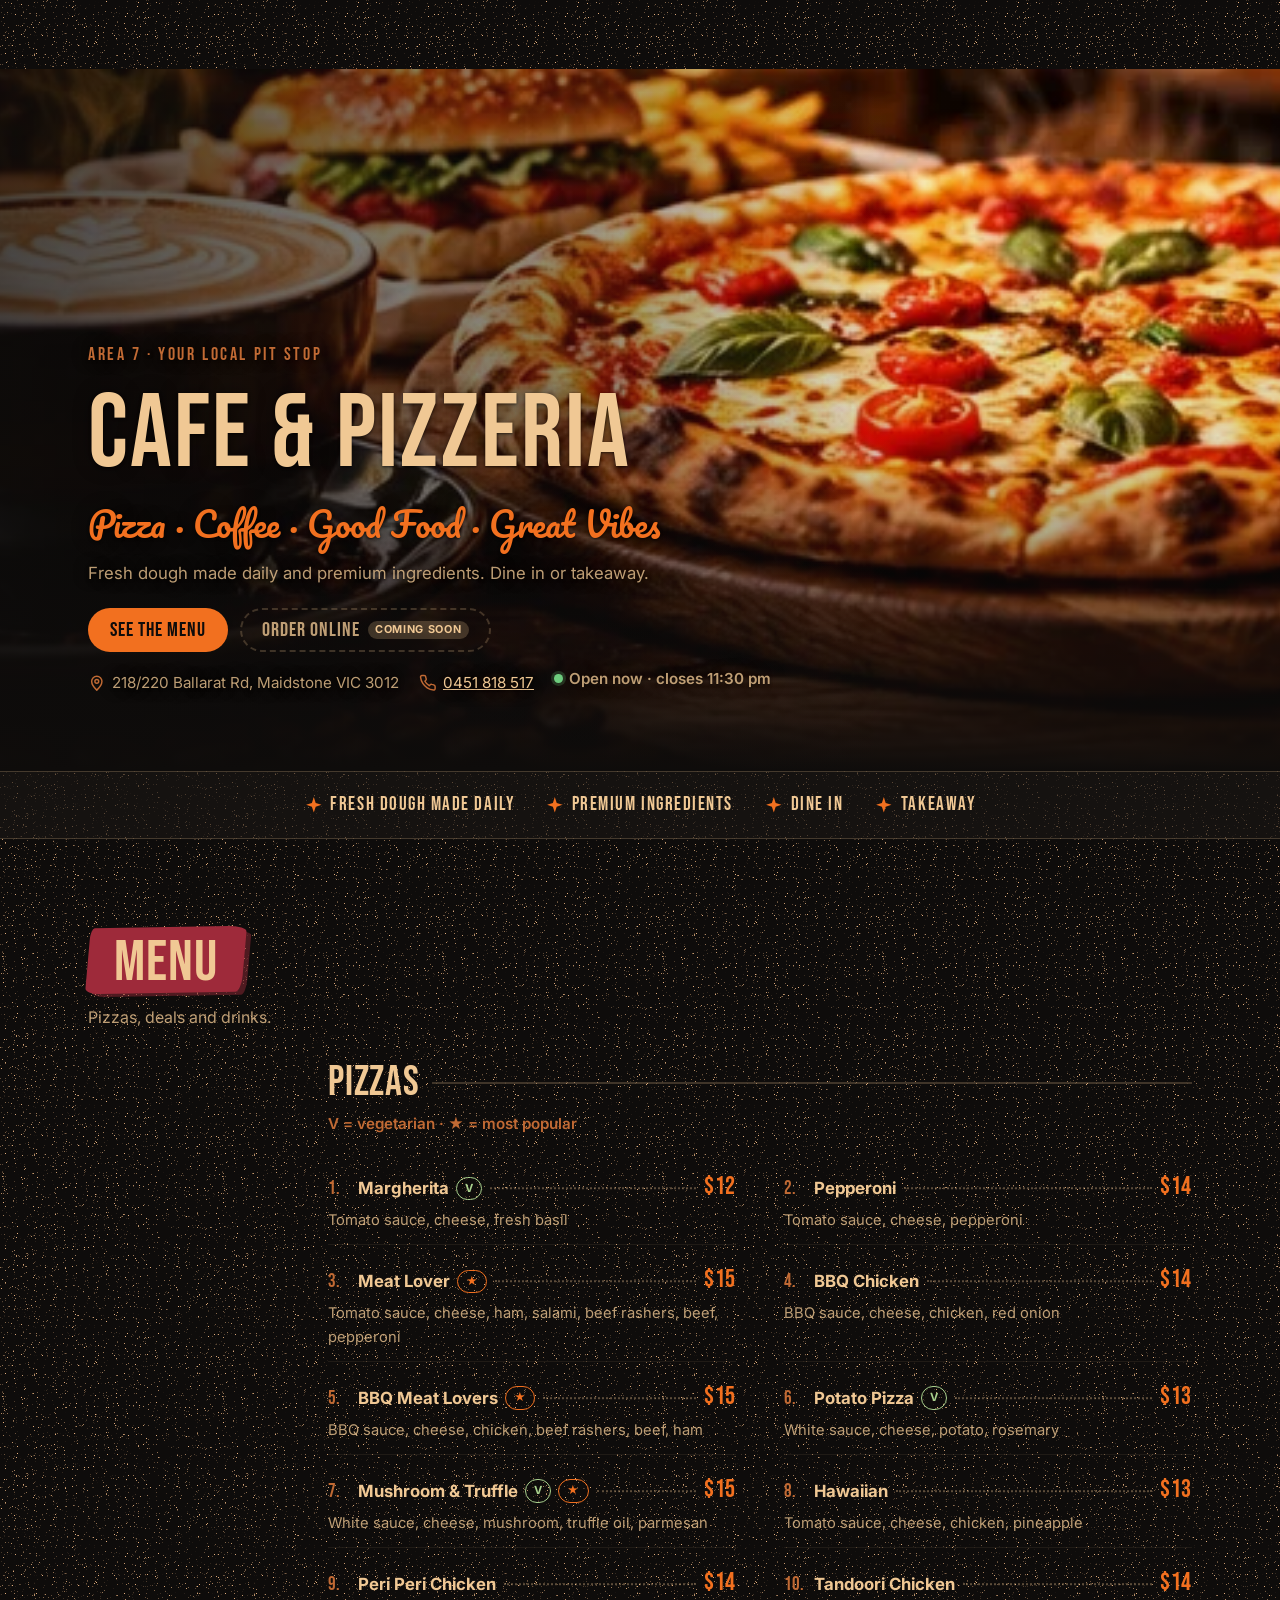
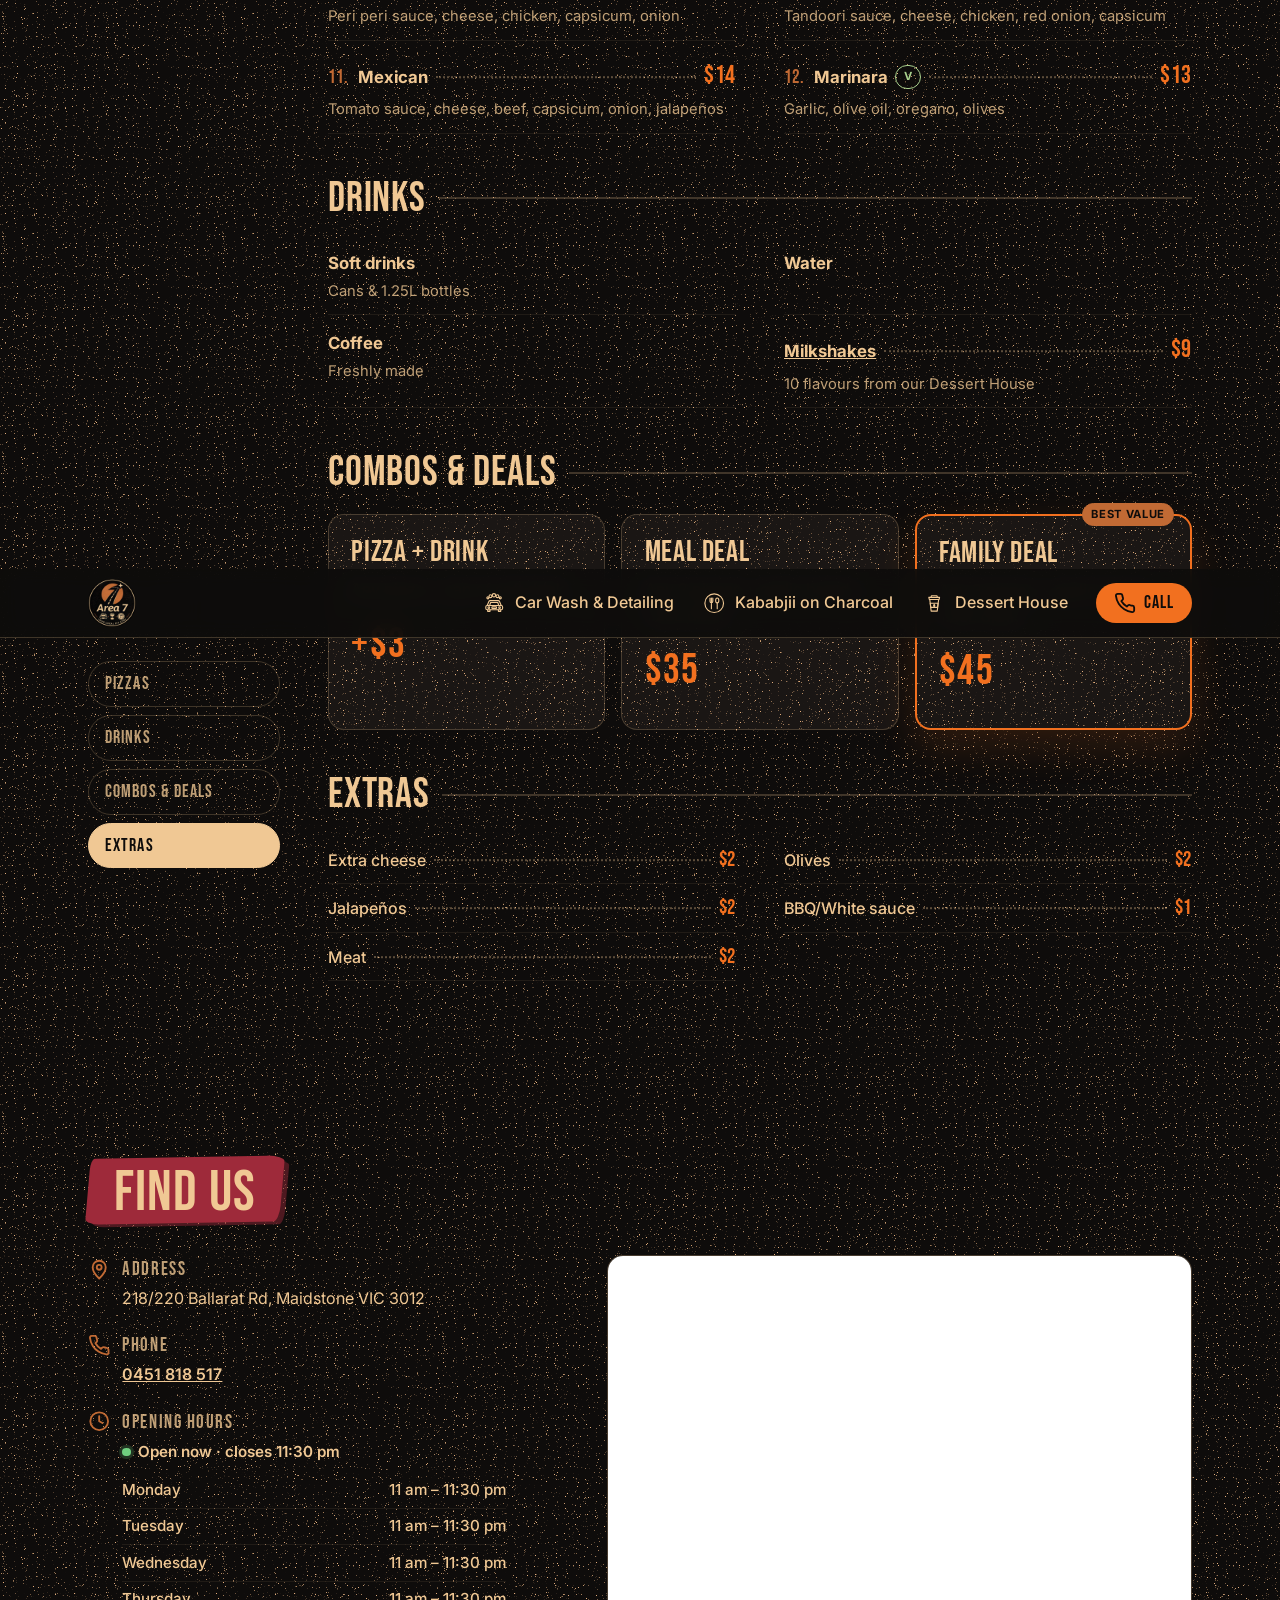
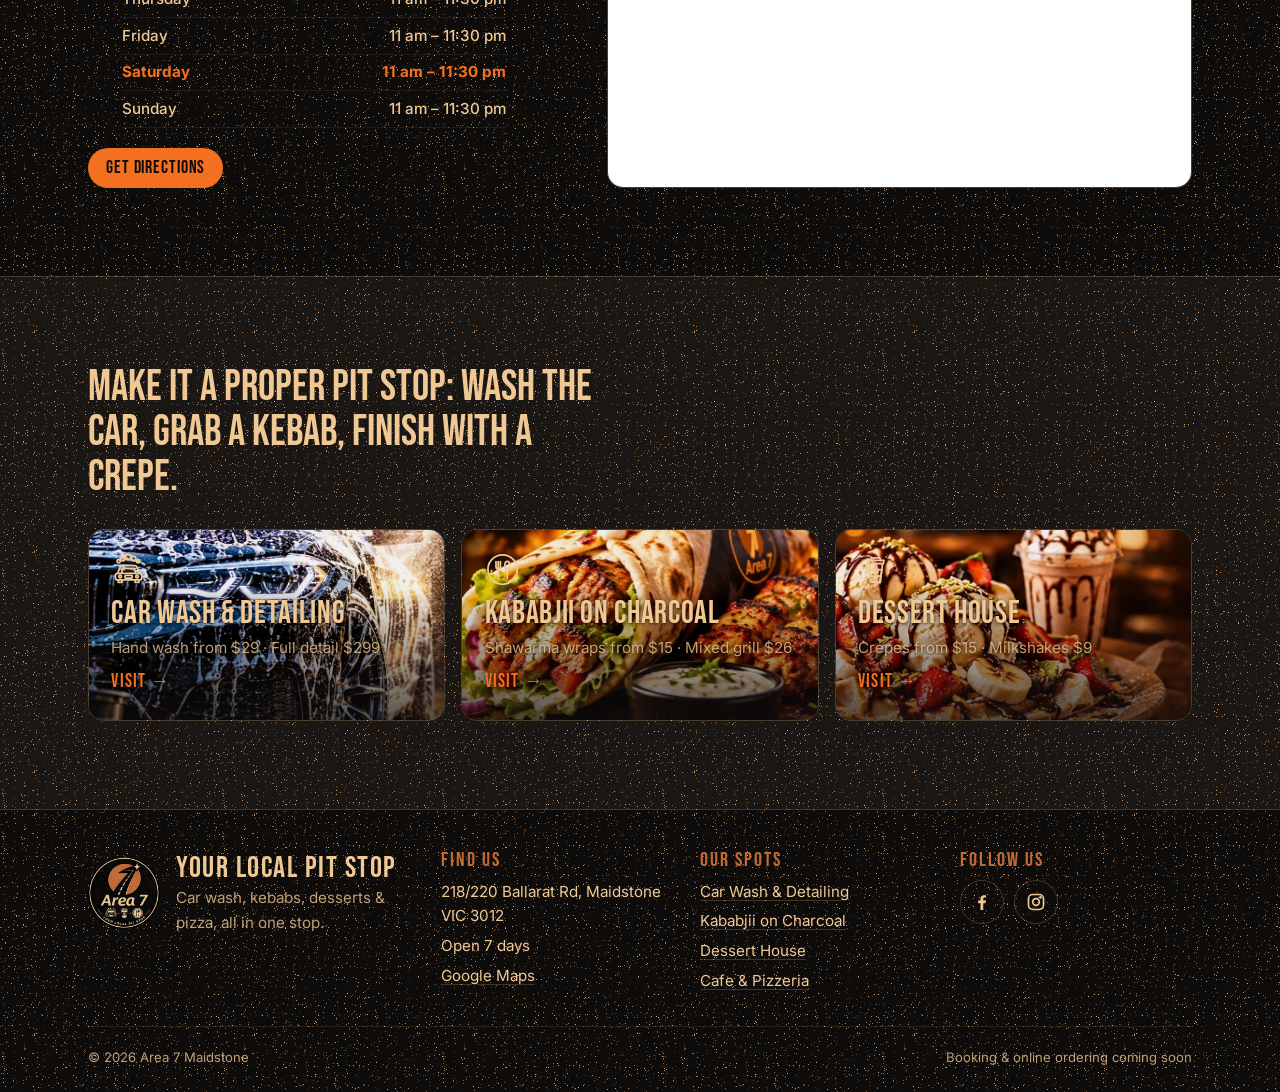
<file: pizza.html>
<!doctype html>
<html lang="en-AU" class="no-js">
<head>
  <meta charset="utf-8">
  <meta name="viewport" content="width=device-width, initial-scale=1">
  <title>Cafe &amp; Pizzeria — Fresh Pizza &amp; Coffee in Maidstone | Area 7</title>
  <meta name="description" content="Area 7 Cafe &amp; Pizzeria in Maidstone: fresh dough daily, pizzas from $12, meal deals, coffee and milkshakes. Dine in or takeaway, open daily 11am to 11:30pm.">
  <link rel="canonical" href="https://area7.com.au/pizza.html">
  <meta name="theme-color" content="#0E0C0B">

  <meta property="og:type" content="website">
  <meta property="og:site_name" content="Area 7">
  <meta property="og:title" content="Area 7 Cafe &amp; Pizzeria">
  <meta property="og:description" content="Area 7 Cafe &amp; Pizzeria in Maidstone: fresh dough daily, pizzas from $12, meal deals, coffee and milkshakes. Dine in or takeaway, open daily 11am to 11:30pm.">
  <meta property="og:url" content="https://area7.com.au/pizza.html">
  <meta property="og:image" content="https://area7.com.au/assets/area7-logo.png">
  <meta property="og:locale" content="en_AU">
  <meta name="twitter:card" content="summary">
  <meta name="twitter:title" content="Area 7 Cafe &amp; Pizzeria">
  <meta name="twitter:description" content="Area 7 Cafe &amp; Pizzeria in Maidstone: fresh dough daily, pizzas from $12, meal deals, coffee and milkshakes. Dine in or takeaway, open daily 11am to 11:30pm.">
  <meta name="twitter:image" content="https://area7.com.au/assets/area7-logo.png">

  <link rel="icon" type="image/png" sizes="32x32" href="assets/favicon.png">
  <link rel="apple-touch-icon" href="assets/apple-touch-icon.png">
  <link rel="preconnect" href="https://fonts.googleapis.com">
  <link rel="preconnect" href="https://fonts.gstatic.com" crossorigin>
  <link rel="stylesheet" href="https://fonts.googleapis.com/css2?family=Bebas+Neue&family=Inter:wght@400;500;600;700&family=Pacifico&display=swap">
  <link rel="stylesheet" href="css/styles.css">

  <script>
    document.documentElement.className = "js";
    function a7ImgFail(i){var p=i.parentNode,s=p&&p.nodeName==="PICTURE"&&p.querySelector("source");if(s){p.removeChild(s);return;}i.onerror=null;var m=i.closest(".media,.logo");if(m)m.classList.add("is-missing");i.style.display="none";}
  </script>
  <script src="js/data.js"></script>
  <script src="js/main.js" defer></script>
</head>
<body class="page page--pizza" data-business="pizza">
  <a class="skip-link" href="#main">Skip to content</a>

  <header class="topbar">
    <div class="wrap topbar__inner">
      <a class="topbar__logo" href="index.html" aria-label="Area 7 home">
        <picture class="logo">
          <source srcset="assets/area7-logo.webp" type="image/webp">
          <img src="assets/area7-logo.png" alt="" width="48" height="48" onerror="a7ImgFail(this)">
        </picture>
      </a>
      <nav class="topbar__nav" aria-label="Other Area 7 businesses">
        <button type="button" class="menu-toggle" aria-expanded="false" aria-controls="site-nav"><span class="bars" aria-hidden="true"><span></span></span>More spots</button>
        <ul id="site-nav" class="topbar__links">
          <li><a href="carwash.html"><span class="icon" data-icon-slot="carwash" aria-hidden="true"></span>Car Wash &amp; Detailing</a></li>
          <li><a href="kebab.html"><span class="icon" data-icon-slot="kebab" aria-hidden="true"></span>Kababjii on Charcoal</a></li>
          <li><a href="dessert.html"><span class="icon" data-icon-slot="dessert" aria-hidden="true"></span>Dessert House</a></li>
        </ul>
      </nav>
      <a class="btn btn--primary btn--small btn--call" href="tel:+61451818517" aria-label="Call Cafe &amp; Pizzeria on 0451 818 517"><span class="icon" data-icon-slot="phone" aria-hidden="true"></span>Call</a>
    </div>
  </header>

  <main id="main">
    <section class="hero" aria-labelledby="page-title">
      <div class="media" data-icon="pizza">
        <picture>
          <source srcset="assets/pizza-hero.webp" type="image/webp">
          <img src="assets/pizza-hero.jpg" alt="" width="1600" height="1067" fetchpriority="high" decoding="async" onerror="a7ImgFail(this)">
        </picture>
        <span class="media__fallback" aria-hidden="true"></span>
      </div>
      
      <div class="wrap hero__content">
        <p class="eyebrow">Area 7 · Your Local Pit Stop</p>
        <h1 id="page-title">Cafe &amp; Pizzeria</h1>
        <p class="hero__tagline script">Pizza · Coffee · Good Food · Great Vibes</p>
        <p class="hero__about">Fresh dough made daily and premium ingredients. Dine in or takeaway.</p>
        <div class="hero__ctas">
          <a class="btn btn--primary" href="#menu">See the menu</a>
          <div data-render="features"></div>
        </div>
        <div class="hero__meta">
          <span><span class="icon" data-icon-slot="pin" aria-hidden="true"></span>218/220 Ballarat Rd, Maidstone VIC 3012</span>
          <span><span class="icon" data-icon-slot="phone" aria-hidden="true"></span><a href="tel:+61451818517">0451 818 517</a></span>
          <span data-render="status"></span>
        </div>
        <div data-render="rating"></div>
      </div>
    </section>

    <section class="badges" data-render="badges" aria-label="Why Cafe &amp; Pizzeria"></section>

    <section class="section" id="menu" aria-labelledby="menu-title">
      <div class="wrap">
        <div class="section__head">
          <h2 class="brush" id="menu-title">Menu</h2>
          <p class="section__intro">Pizzas, deals and drinks.</p>
        </div>
        <div data-render="menu">
          <noscript><p>Call us for our full menu: <a href="tel:+61451818517">0451 818 517</a></p></noscript>
        </div>
      </div>
    </section>

    <section class="section" id="find-us" aria-labelledby="find-title">
      <div class="wrap">
        <div class="section__head">
          <h2 class="brush" id="find-title">Find us</h2>
        </div>
        <div data-render="find">
          <noscript><p>218/220 Ballarat Rd, Maidstone VIC 3012 · <a href="tel:+61451818517">0451 818 517</a></p></noscript>
        </div>
      </div>
    </section>

    <section class="promo" data-render="cross-promo" aria-label="More at Area 7"></section>
  </main>

  <footer class="site-footer" data-render="footer">
    <div class="wrap">
      <p>Area 7 — Your Local Pit Stop · 218/220 Ballarat Rd, Maidstone VIC 3012 · <a href="tel:+61451818517">0451 818 517</a></p>
    </div>
  </footer>
</body>
</html>
</file>
<file: css/styles.css>
/* ==========================================================================
   Area 7 — Your Local Pit Stop
   Shared styles for the hub and all four business pages. Mobile-first.
   ========================================================================== */

:root {
  --ink: #0E0C0B;
  --ink-2: #1A1614;
  --ink-3: #25201C;
  --cream: #F0C894;
  --cream-muted: rgba(240, 200, 148, 0.78);
  --cream-faint: rgba(240, 200, 148, 0.22);
  --copper: #C16A34;
  --orange: #F2701F;
  --maroon: #9E2A3A;

  --font-display: "Bebas Neue", "Oswald", "Arial Narrow", Impact, sans-serif;
  --font-body: "Inter", system-ui, -apple-system, "Segoe UI", Roboto, Arial, sans-serif;
  --font-script: "Pacifico", "Brush Script MT", cursive;

  --radius: 16px;
  --maxw: 74rem;
  --gutter: clamp(1rem, 4vw, 2.5rem);
  --topbar-h: 4.25rem;
  --ease: cubic-bezier(.4, 0, .2, 1);

  /* Fine copper speckle, like the logo disc */
  --grain: url("data:image/svg+xml,%3Csvg xmlns='http://www.w3.org/2000/svg' width='220' height='220'%3E%3Cfilter id='n'%3E%3CfeTurbulence type='fractalNoise' baseFrequency='.9' numOctaves='2' stitchTiles='stitch'/%3E%3CfeColorMatrix values='0 0 0 0 .76 0 0 0 0 .42 0 0 0 0 .2 0 0 0 9 -6.2'/%3E%3C/filter%3E%3Crect width='100%25' height='100%25' filter='url(%23n)'/%3E%3C/svg%3E");

  color-scheme: dark;
}

/* ---------- Base ---------- */
*, *::before, *::after { box-sizing: border-box; }
html { -webkit-text-size-adjust: 100%; scroll-behavior: smooth; scroll-padding-top: calc(var(--topbar-h) + 1rem); }
body {
  margin: 0;
  background-color: var(--ink);
  background-image: var(--grain);
  color: var(--cream);
  font-family: var(--font-body);
  font-size: 1rem;
  line-height: 1.6;
  -webkit-font-smoothing: antialiased;
}
img, svg { display: block; max-width: 100%; }
a { color: inherit; }
h1, h2, h3, h4 { font-family: var(--font-display); font-weight: 400; letter-spacing: .02em; line-height: 1; margin: 0; }
p { margin: 0; }
ul { margin: 0; padding: 0; list-style: none; }
button { font: inherit; color: inherit; }

:focus-visible { outline: 3px solid var(--orange); outline-offset: 3px; border-radius: 4px; }

.visually-hidden {
  position: absolute !important; width: 1px; height: 1px; padding: 0; margin: -1px;
  overflow: hidden; clip: rect(0 0 0 0); white-space: nowrap; border: 0;
}
.skip-link {
  position: absolute; left: 1rem; top: -4rem; z-index: 100;
  background: var(--orange); color: var(--ink); padding: .6rem 1rem; border-radius: 8px;
  font-weight: 700; text-decoration: none; transition: top .2s;
}
.skip-link:focus { top: 1rem; }

.wrap { width: 100%; max-width: var(--maxw); margin: 0 auto; padding: 0 var(--gutter); }
.script { font-family: var(--font-script); font-weight: 400; letter-spacing: 0; }
.muted { color: var(--cream-muted); }

.icon { width: 1.25em; height: 1.25em; flex: none; }
.icon svg { width: 100%; height: 100%; }

/* ---------- Logo ---------- */
.logo { display: block; aspect-ratio: 1; border-radius: 50%; position: relative; }
.logo img { width: 100%; height: 100%; object-fit: contain; }
.logo.is-missing {
  background: var(--ink); border: 3px solid var(--cream);
  display: grid; place-items: center;
}
.logo.is-missing::after {
  content: "AREA 7"; font-family: var(--font-display); color: var(--cream);
  font-size: clamp(.9rem, 22%, 3rem); letter-spacing: .06em;
}

/* ---------- Media (photos with graceful placeholder) ---------- */
.media { position: absolute; inset: 0; overflow: hidden; background: var(--ink-2); }
.media img { width: 100%; height: 100%; object-fit: cover; transition: transform .6s var(--ease); }
.media::after { content: ""; position: absolute; inset: 0; background: linear-gradient(180deg, rgba(14,12,11,.05) 30%, rgba(14,12,11,.7) 100%); }
.media[data-icon="carwash"] img { object-position: 50% 28%; } /* keep the headlight in wide crops */
.media__fallback { display: none; }
.media.is-missing { background-image: var(--grain), var(--tint, radial-gradient(circle at 30% 30%, #3a2416, var(--ink) 70%)); }
.media.is-missing .media__fallback {
  display: grid; place-items: center; position: absolute; inset: 0;
  color: var(--cream); opacity: .14;
}
.media.is-missing .media__fallback svg { width: min(46%, 18rem); height: auto; }
.media.is-missing::after { background: linear-gradient(180deg, rgba(14,12,11,.1), rgba(14,12,11,.55)); }

[data-business="carwash"] .media, .media[data-icon="carwash"] { --tint: radial-gradient(circle at 70% 25%, #3d5a68, #1f2e34 55%, #141312 95%); }
[data-business="kebab"] .media, .media[data-icon="kebab"] { --tint: radial-gradient(circle at 30% 80%, #a3481a, #4a2210 50%, #161110 95%); }
[data-business="dessert"] .media, .media[data-icon="dessert"] { --tint: radial-gradient(circle at 70% 70%, #8a2f43, #421d1c 55%, #161110 95%); }
[data-business="pizza"] .media, .media[data-icon="pizza"] { --tint: radial-gradient(circle at 30% 30%, #a35f28, #4a2d15 55%, #161110 95%); }
/* Hub placeholders: lighter veil so the colours read (real photos keep the darker overlay) */
.quad .media.is-missing::after { background: rgba(14, 12, 11, .28); }

/* ---------- Buttons ---------- */
.btn {
  display: inline-flex; align-items: center; justify-content: center; gap: .5rem;
  min-height: 44px; padding: .65rem 1.25rem; border-radius: 999px;
  font-family: var(--font-display); font-size: 1.25rem; letter-spacing: .05em; line-height: 1;
  text-decoration: none; border: 2px solid transparent; cursor: pointer;
  transition: transform .2s var(--ease), background-color .2s, color .2s, border-color .2s;
}
.btn:hover { transform: translateY(-1px); }
.btn--primary { background: var(--orange); color: var(--ink); }
.btn--primary:hover { background: #ff8436; }
.btn--ghost { border-color: var(--cream); color: var(--cream); background: transparent; }
.btn--ghost:hover { background: var(--cream); color: var(--ink); }
.btn--small { min-height: 40px; padding: .45rem 1rem; font-size: 1.1rem; }
.btn[aria-disabled="true"] {
  border: 2px dashed var(--cream-faint); color: var(--cream-muted); background: transparent;
  cursor: not-allowed; transform: none;
}
.btn .soon {
  font-family: var(--font-body); font-size: .68rem; font-weight: 700; letter-spacing: .06em;
  text-transform: uppercase; background: var(--cream-faint); color: var(--cream);
  padding: .2rem .45rem; border-radius: 999px;
}

/* ---------- Pills & tags ---------- */
.pill {
  display: inline-flex; align-items: center; gap: .3rem;
  font-size: .7rem; font-weight: 700; letter-spacing: .06em; text-transform: uppercase;
  padding: .18rem .5rem; border-radius: 999px; border: 1px solid currentColor; line-height: 1.4;
  vertical-align: middle; white-space: nowrap;
}
.pill--veg { color: #A9D18E; }
.pill--popular { color: var(--orange); }
.pill--new { background: var(--orange); color: var(--ink); border-color: var(--orange); }
.pill--best { background: var(--copper); color: var(--ink); border-color: var(--copper); }
.pill--label { color: var(--cream); border-color: var(--cream-faint); background: rgba(158, 42, 58, .45); }

/* ==========================================================================
   HUB (index.html)
   ========================================================================== */
.hub { position: relative; display: flex; flex-direction: column; gap: .75rem; padding: 0 .75rem .75rem; }

.hub-logo {
  width: clamp(140px, 44vw, 200px); margin: 1.25rem auto .5rem;
  padding: 5px; background: var(--cream); border-radius: 50%;
  box-shadow: 0 12px 40px rgba(0, 0, 0, .65), 0 0 0 1px rgba(0,0,0,.4);
  pointer-events: none; z-index: 5; order: -1;
}

.quad {
  position: relative; display: grid; min-height: 180px; overflow: hidden;
  border-radius: var(--radius); text-decoration: none; color: var(--cream);
  isolation: isolate; transition: filter .4s var(--ease);
}
.quad .media { z-index: -1; }
.quad .media::after { background: linear-gradient(180deg, rgba(14,12,11,.1) 20%, rgba(14,12,11,.72) 100%); }
.quad__content, .hero__content, .promo-card { text-shadow: 0 1px 3px rgba(0,0,0,.65), 0 0 18px rgba(0,0,0,.45); }
.quad__content .btn, .hero__content .btn { text-shadow: none; }

.quad__content {
  align-self: end; padding: 1.25rem; max-width: 30rem;
  display: flex; flex-direction: column; gap: .35rem;
}
.quad__icon { width: 2.5rem; height: 2.5rem; color: var(--cream); margin-bottom: .25rem; }
.quad__name { font-size: clamp(2rem, 7vw, 3.4rem); }
.quad__tagline { color: var(--cream); font-weight: 600; }

.quad__peek { display: grid; grid-template-rows: 1fr; transition: grid-template-rows .4s var(--ease), opacity .3s var(--ease); }
.quad__peek-inner { overflow: hidden; display: flex; flex-direction: column; gap: .6rem; }
.quad__preview { font-size: .95rem; }
.quad__preview p:first-child { color: var(--cream); font-weight: 600; }
.quad__preview p + p { color: var(--cream-muted); }
.quad__badges { display: flex; flex-wrap: wrap; gap: .35rem; }
.quad__badges .pill { color: var(--cream); border-color: var(--cream-faint); }
.quad__status { font-size: .8rem; font-weight: 600; display: inline-flex; align-items: center; gap: .4rem; }
.quad__enter { align-self: flex-start; margin-top: .25rem; pointer-events: none; }

.status-dot { width: .55rem; height: .55rem; border-radius: 50%; background: #7a7068; flex: none; }
.is-open .status-dot { background: #6FCF7F; box-shadow: 0 0 0 3px rgba(111, 207, 127, .2); }

/* Tablet & up: the 2x2 grid with the logo in the centre */
@media (min-width: 600px) {
  .hub {
    display: grid; gap: 0; padding: 0;
    height: 100vh; height: 100dvh; min-height: 520px;
    grid-template-columns: var(--c1, 1fr) var(--c2, 1fr);
    grid-template-rows: var(--r1, 1fr) var(--r2, 1fr);
    transition: grid-template-columns .4s var(--ease), grid-template-rows .4s var(--ease);
  }
  .hub-logo {
    position: absolute; left: 50%; top: 50%; margin: 0;
    width: clamp(140px, 22vmin, 260px); transform: translate(-50%, -50%);
  }
  .quad { border-radius: 0; min-height: 0; }
  .quad__content { padding: clamp(1.25rem, 3.5vw, 3rem); }
  .quad--kebab .quad__content { align-self: start; justify-self: start; }
  .quad--carwash .quad__content { align-self: start; justify-self: end; text-align: right; align-items: flex-end; }
  .quad--dessert .quad__content { align-self: end; justify-self: start; }
  .quad--pizza .quad__content { align-self: end; justify-self: end; text-align: right; align-items: flex-end; }
  .quad--carwash .quad__badges, .quad--pizza .quad__badges { justify-content: flex-end; }
  .quad--carwash .quad__enter, .quad--pizza .quad__enter { align-self: flex-end; }
  .quad--kebab .media::after { background: linear-gradient(135deg, rgba(14,12,11,.85) 0%, rgba(14,12,11,.45) 32%, rgba(14,12,11,0) 65%); }
  .quad--carwash .media::after { background: linear-gradient(225deg, rgba(14,12,11,.85) 0%, rgba(14,12,11,.45) 32%, rgba(14,12,11,0) 65%); }
  .quad--dessert .media::after { background: linear-gradient(45deg, rgba(14,12,11,.85) 0%, rgba(14,12,11,.45) 32%, rgba(14,12,11,0) 65%); }
  .quad--pizza .media::after { background: linear-gradient(315deg, rgba(14,12,11,.85) 0%, rgba(14,12,11,.45) 32%, rgba(14,12,11,0) 65%); }
  .quad__name { font-size: clamp(2.2rem, 4.6vw, 4.2rem); }

  .hub[data-active="kebab"] { --c1: 1.5fr; --r1: 1.5fr; }
  .hub[data-active="carwash"]   { --c2: 1.5fr; --r1: 1.5fr; }
  .hub[data-active="dessert"] { --c1: 1.5fr; --r2: 1.5fr; }
  .hub[data-active="pizza"]   { --c2: 1.5fr; --r2: 1.5fr; }
  .hub[data-active] .quad:not(.is-active) { filter: brightness(.35) saturate(.7); }
  .quad.is-active .media img { transform: scale(1.04); }
}

/* Hover-capable desktops: preview is revealed on hover/focus ("peek") */
@media (min-width: 600px) and (hover: hover) and (pointer: fine) {
  .quad__peek { grid-template-rows: 0fr; opacity: 0; }
  .quad.is-active .quad__peek { grid-template-rows: 1fr; opacity: 1; }
  .quad { cursor: pointer; }
}
/* Keyboard users on any device get the peek on focus */
@media (min-width: 600px) {
  .quad:focus-visible { outline-offset: -6px; border-radius: 0; }
  .quad.is-active .quad__peek { grid-template-rows: 1fr; opacity: 1; }
}
/* Touch tablets: preview always visible, keep it compact */
@media (min-width: 600px) and (hover: none) {
  .quad__badges { display: none; }
}

.hub-footer { border-top: 1px solid var(--cream-faint); }

/* ==========================================================================
   SUBPAGES
   ========================================================================== */

/* ---------- Top bar ---------- */
.topbar {
  position: sticky; top: 0; z-index: 50;
  background: rgba(14, 12, 11, .92);
  -webkit-backdrop-filter: blur(10px); backdrop-filter: blur(10px);
  border-bottom: 1px solid var(--cream-faint);
}
.topbar__inner { display: flex; align-items: center; gap: 1rem; min-height: var(--topbar-h); }
.topbar__logo { width: 48px; flex: none; border-radius: 50%; }
.topbar__nav { margin-left: auto; position: relative; }
.menu-toggle {
  display: inline-flex; align-items: center; gap: .4rem; min-height: 44px; padding: .4rem .9rem;
  background: none; border: 1px solid var(--cream-faint); border-radius: 999px; cursor: pointer;
  font-family: var(--font-display); font-size: 1.15rem; letter-spacing: .06em;
}
.menu-toggle .bars { width: 1.1rem; height: .8rem; position: relative; }
.menu-toggle .bars::before, .menu-toggle .bars::after, .menu-toggle .bars span {
  content: ""; position: absolute; left: 0; right: 0; height: 2px; background: currentColor; border-radius: 2px;
}
.menu-toggle .bars::before { top: 0; } .menu-toggle .bars span { top: calc(50% - 1px); } .menu-toggle .bars::after { bottom: 0; }
.topbar__links {
  display: none; position: absolute; right: 0; top: calc(100% + .6rem); min-width: 15rem;
  background: var(--ink-2); border: 1px solid var(--cream-faint); border-radius: 12px; padding: .5rem;
  box-shadow: 0 18px 40px rgba(0,0,0,.5);
}
.topbar__links.is-open { display: block; }
.topbar__links a {
  display: flex; align-items: center; gap: .6rem; padding: .7rem .8rem; border-radius: 8px;
  text-decoration: none; font-weight: 600;
}
.topbar__links a:hover { background: var(--ink-3); }
.topbar__links .icon { width: 1.4rem; height: 1.4rem; }
.topbar .btn--call { flex: none; }
.no-js .menu-toggle { display: none; }
.no-js .topbar__links { display: flex; position: static; background: none; border: 0; box-shadow: none; padding: 0; min-width: 0; }

@media (min-width: 900px) {
  .menu-toggle { display: none; }
  .topbar__links {
    display: flex; position: static; background: none; border: 0; box-shadow: none; padding: 0; min-width: 0; gap: .25rem;
  }
  .topbar__links a { padding: .5rem .8rem; font-weight: 500; }
}

/* ---------- Hero ---------- */
.hero { position: relative; isolation: isolate; min-height: min(78vh, 46rem); display: flex; align-items: flex-end; }
.hero .media { z-index: -1; }
.hero .media::after {
  background:
    linear-gradient(90deg, rgba(14,12,11,.75) 0%, rgba(14,12,11,.4) 45%, rgba(14,12,11,0) 70%),
    linear-gradient(180deg, rgba(14,12,11,0) 0%, rgba(14,12,11,.12) 55%, var(--ink) 100%);
}
.hero__content { padding-top: 5rem; padding-bottom: clamp(2rem, 6vw, 4.5rem); display: flex; flex-direction: column; gap: .9rem; }
.eyebrow {
  font-family: var(--font-display); font-size: 1.15rem; letter-spacing: .14em; color: var(--copper);
}
.hero h1 { font-size: clamp(3rem, 11vw, 6.5rem); max-width: 14ch; }
.hero__sub { font-family: var(--font-display); font-size: clamp(1.4rem, 4vw, 2rem); letter-spacing: .08em; color: var(--cream-muted); }
.hero__tagline { font-size: clamp(1.35rem, 4.2vw, 2.1rem); color: var(--orange); line-height: 1.3; }
.hero__about { max-width: 42rem; color: var(--cream-muted); font-size: 1.05rem; }
.hero__ctas { display: flex; flex-wrap: wrap; gap: .75rem; margin-top: .4rem; }
.hero__ctas [data-render="features"] { display: contents; }
.hero__meta { display: flex; flex-wrap: wrap; gap: .5rem 1.25rem; color: var(--cream-muted); font-size: .95rem; }
.hero__meta a { color: var(--cream); }
.hero__meta span { display: inline-flex; align-items: center; gap: .4rem; }
.hero__meta .icon { width: 1.1rem; height: 1.1rem; color: var(--copper); }

.seal {
  position: absolute; right: var(--gutter); top: 1.5rem; z-index: 2;
  width: clamp(88px, 16vw, 130px); aspect-ratio: 1; border-radius: 50%;
  display: grid; place-content: center; text-align: center;
  background: var(--ink); border: 3px solid var(--cream); box-shadow: 0 0 0 5px var(--ink), 0 0 0 7px var(--copper);
  transform: rotate(-8deg);
}
.seal strong { font-family: var(--font-display); font-weight: 400; font-size: clamp(1.6rem, 4vw, 2.4rem); color: var(--cream); line-height: .9; }
.seal span { font-size: .6rem; font-weight: 700; letter-spacing: .14em; color: var(--copper); text-transform: uppercase; }

.rating { display: inline-flex; flex-wrap: wrap; align-items: center; gap: .4rem .75rem; font-size: .95rem; }
.rating__stars { color: var(--orange); letter-spacing: .1em; }
.rating a { color: var(--cream); }

/* ---------- Badge strip ---------- */
.badges { border-block: 1px solid var(--cream-faint); background: rgba(26, 22, 20, .6); }
.badges ul { display: flex; flex-wrap: wrap; justify-content: center; gap: .6rem 2rem; padding-block: 1.1rem; }
.badges li {
  display: inline-flex; align-items: center; gap: .5rem;
  font-family: var(--font-display); font-size: 1.2rem; letter-spacing: .08em;
}
.badges .icon { color: var(--orange); width: 1.1rem; height: 1.1rem; }

/* ---------- Sections ---------- */
.section { padding-block: clamp(3rem, 8vw, 5.5rem); }
.section__head { margin-bottom: 2rem; display: flex; flex-direction: column; gap: .75rem; align-items: flex-start; }
.brush {
  position: relative; display: inline-block; font-size: clamp(2.3rem, 7vw, 3.6rem);
  padding: .12em .45em .02em; z-index: 0;
}
.brush::before {
  content: ""; position: absolute; inset: 0; z-index: -1; background: var(--maroon);
  border-radius: 4px 18px 6px 14px / 12px 6px 16px 6px; transform: skew(-6deg) rotate(-1deg);
  box-shadow: 6px 4px 0 -1px rgba(158, 42, 58, .45);
}
.section__intro { color: var(--cream-muted); max-width: 44rem; }

/* ---------- Menu ---------- */
.menu-layout { display: grid; gap: 2rem; }
.menu-layout > div { min-width: 0; }
.menu-jump { display: none; }
.menu-tabs {
  position: sticky; top: var(--topbar-h); z-index: 20; margin-inline: calc(var(--gutter) * -1);
  padding: .6rem var(--gutter); background: rgba(14, 12, 11, .95);
  display: flex; gap: .5rem; overflow-x: auto; scrollbar-width: none; border-bottom: 1px solid var(--cream-faint);
}
.menu-tabs::-webkit-scrollbar { display: none; }
.menu-tabs [role="tab"], .menu-jump a {
  flex: none; min-height: 44px; padding: .45rem 1rem; border-radius: 999px;
  border: 1px solid var(--cream-faint); background: none; cursor: pointer; text-decoration: none;
  font-family: var(--font-display); font-size: 1.15rem; letter-spacing: .06em; color: var(--cream-muted);
}
.menu-tabs [role="tab"][aria-selected="true"] { background: var(--cream); color: var(--ink); border-color: var(--cream); }
.menu-tabs:not([role="tablist"]) { display: none; }
.menu-panel[hidden] { display: none; }

.cat + .cat { margin-top: 2.75rem; }
.cat__title { font-size: clamp(1.9rem, 5vw, 2.6rem); color: var(--cream); display: flex; align-items: baseline; gap: .75rem; flex-wrap: wrap; }
.cat__title::after { content: ""; flex: 1; min-width: 2rem; height: 2px; background: var(--cream-faint); align-self: center; }
.cat__note { margin-top: .5rem; color: var(--copper); font-weight: 600; font-size: .95rem; }
.items { display: grid; gap: .25rem 3rem; margin-top: 1.25rem; }
.item { padding: .7rem 0; border-bottom: 1px solid rgba(240, 200, 148, .08); }
.item__row { display: flex; align-items: baseline; gap: .5rem; }
.item__name { font-weight: 700; font-size: 1.05rem; display: inline-flex; flex-wrap: wrap; align-items: center; gap: .4rem; }
.item__name a { color: var(--cream); }
.item__num { font-family: var(--font-display); color: var(--copper); font-size: 1.2rem; font-weight: 400; min-width: 1.4rem; }
.item__leader { flex: 1; min-width: 1.5rem; border-bottom: 2px dotted rgba(240, 200, 148, .35); transform: translateY(-.3em); }
.item__price { font-family: var(--font-display); font-size: 1.55rem; color: var(--orange); letter-spacing: .03em; white-space: nowrap; text-align: right; }
.item__desc { color: var(--cream-muted); font-size: .92rem; margin-top: .15rem; max-width: 36rem; }
.item.is-unavailable { opacity: .45; }

.callout {
  display: flex; flex-wrap: wrap; align-items: center; justify-content: space-between; gap: .75rem 1.5rem;
  border: 2px solid var(--orange); border-radius: var(--radius); padding: 1.1rem 1.4rem; margin-bottom: 2.25rem;
  background: linear-gradient(90deg, rgba(242, 112, 31, .14), transparent);
}
.callout strong { font-family: var(--font-display); font-size: 1.7rem; font-weight: 400; letter-spacing: .04em; }
.callout .item__price { font-size: 2rem; }

.cards { display: grid; gap: 1rem; margin-top: 1.25rem; }
.card {
  position: relative; background: var(--ink-2); background-image: var(--grain);
  border: 1px solid var(--cream-faint); border-radius: var(--radius); padding: 1.4rem;
  display: flex; flex-direction: column; gap: .6rem;
}
.card--featured { border: 2px solid var(--orange); box-shadow: 0 16px 40px rgba(242, 112, 31, .15); }
.card__ribbon { position: absolute; top: -.8rem; right: 1rem; }
.card h3 { font-size: 1.9rem; }
.card__price { display: flex; align-items: baseline; gap: .5rem; }
.card__price small { font-size: .78rem; text-transform: uppercase; letter-spacing: .08em; color: var(--cream-muted); font-weight: 700; }
.card__price .item__price { font-size: 2.6rem; }
.card__slogan { color: var(--copper); font-weight: 600; font-style: italic; }
.card__list { display: flex; flex-direction: column; gap: .4rem; margin-top: .25rem; font-size: .95rem; }
.card__list li { display: flex; gap: .55rem; align-items: flex-start; }
.card__list .icon { color: var(--orange); margin-top: .2rem; width: 1rem; height: 1rem; }
.card__list li:first-child { font-weight: 600; }

/* Car wash packages: swipeable row on phones */
.packages {
  display: grid; grid-auto-flow: column; grid-auto-columns: min(82%, 20rem); gap: 1rem;
  overflow-x: auto; scroll-snap-type: x mandatory; padding: 1.2rem var(--gutter) 1.2rem;
  margin-inline: calc(var(--gutter) * -1); scrollbar-width: thin;
}
.packages .card { scroll-snap-align: center; }

.extras { display: grid; gap: 0 3rem; }
.extras .item { padding: .45rem 0; }
.extras .item__name { font-weight: 500; font-size: 1rem; }
.extras .item__price { font-size: 1.3rem; }

@media (min-width: 700px) {
  .items { grid-template-columns: repeat(2, minmax(0, 1fr)); }
  .extras { grid-template-columns: repeat(2, minmax(0, 1fr)); }
  .cards { grid-template-columns: repeat(auto-fit, minmax(15rem, 1fr)); }
}
@media (min-width: 960px) {
  .packages { grid-auto-flow: row; grid-template-columns: repeat(4, 1fr); overflow: visible; margin: 0; padding: 1.2rem 0 0; }
}

/* Desktop: stacked categories + sticky jump nav instead of tabs */
@media (min-width: 900px) {
  .menu-layout.has-nav { grid-template-columns: 12rem minmax(0, 1fr); gap: 3rem; }
  .menu-tabs { display: none !important; }
  .menu-jump {
    display: flex; flex-direction: column; gap: .5rem; position: sticky; top: calc(var(--topbar-h) + 1.5rem); align-self: start;
  }
  .menu-jump a { text-align: left; }
  .menu-jump a:hover, .menu-jump a.is-current { color: var(--ink); background: var(--cream); border-color: var(--cream); }
  .menu-panel[hidden] { display: block; }
}

/* ---------- Find us ---------- */
.find__grid { display: grid; gap: 2rem; }
.find__info { display: flex; flex-direction: column; gap: 1.25rem; }
.find__row { display: flex; gap: .75rem; align-items: flex-start; }
.find__row .icon { color: var(--copper); width: 1.4rem; height: 1.4rem; margin-top: .15rem; }
.find__row a { color: var(--cream); font-weight: 600; }
.find__label { display: block; font-family: var(--font-display); font-size: 1.2rem; letter-spacing: .08em; color: var(--cream-muted); }
.hours { width: 100%; max-width: 24rem; border-collapse: collapse; font-size: .95rem; }
.hours th, .hours td { padding: .35rem 0; text-align: left; font-weight: 500; border-bottom: 1px solid rgba(240,200,148,.08); }
.hours td { text-align: right; }
.hours tr.is-today th, .hours tr.is-today td { color: var(--orange); font-weight: 700; }
.status { display: inline-flex; align-items: center; gap: .45rem; font-weight: 600; font-size: .95rem; margin-bottom: .5rem; }
.find__actions { display: flex; flex-wrap: wrap; gap: .6rem; }
.map { position: relative; border-radius: var(--radius); overflow: hidden; border: 1px solid var(--cream-faint); min-height: 320px; background: var(--ink-2); }
.map iframe { position: absolute; inset: 0; width: 100%; height: 100%; border: 0; }
@media (min-width: 860px) { .find__grid { grid-template-columns: minmax(0, 5fr) minmax(0, 6fr); } .map { min-height: 440px; } }

/* ---------- Cross promo ---------- */
.promo { background: var(--ink-2); background-image: var(--grain); border-top: 1px solid var(--cream-faint); }
.promo__lead { font-family: var(--font-display); font-size: clamp(1.8rem, 5vw, 2.7rem); max-width: 30ch; line-height: 1.05; }
.promo__grid { display: grid; gap: 1rem; margin-top: 1.75rem; }
.promo-card {
  position: relative; display: flex; flex-direction: column; gap: .4rem; padding: 1.4rem; min-height: 11rem;
  border-radius: var(--radius); border: 1px solid var(--cream-faint); text-decoration: none; overflow: hidden; isolation: isolate;
  transition: border-color .25s, transform .25s var(--ease);
}
.promo-card .media { z-index: -1; }
.promo-card:hover { border-color: var(--orange); transform: translateY(-2px); }
.promo-card .quad__icon { width: 2.2rem; height: 2.2rem; }
.promo-card h3 { font-size: 2rem; }
.promo-card p { color: var(--cream-muted); font-size: .95rem; }
.promo-card .go { margin-top: auto; font-family: var(--font-display); font-size: 1.2rem; letter-spacing: .06em; color: var(--orange); }
@media (min-width: 760px) { .promo__grid { grid-template-columns: repeat(3, 1fr); } }

/* ---------- Footer ---------- */
.site-footer { padding-block: 2.5rem 1.5rem; border-top: 1px solid var(--cream-faint); font-size: .95rem; }
.footer__grid { display: grid; gap: 1.75rem; }
.footer__brand { display: flex; align-items: center; gap: 1rem; }
.footer__brand .logo { width: 72px; flex: none; }
.footer__tag { font-size: 1.5rem; color: var(--cream); line-height: 1.2; }
.footer__tag:not(.script) { font-family: var(--font-display); font-size: 1.9rem; letter-spacing: .05em; }
.footer__col h2 { font-size: 1.25rem; letter-spacing: .1em; color: var(--copper); margin-bottom: .6rem; }
.footer__col li + li { margin-top: .35rem; }
.footer__col a { color: var(--cream); text-decoration-color: var(--cream-faint); text-underline-offset: 3px; }
.footer__col a:hover { color: var(--orange); }
.social { display: flex; gap: .6rem; }
.social a {
  width: 44px; height: 44px; display: grid; place-items: center; border-radius: 50%;
  border: 1px solid var(--cream-faint); color: var(--cream);
}
.social a:hover { border-color: var(--orange); color: var(--orange); }
.social .icon { width: 1.25rem; height: 1.25rem; }
.footer__legal { margin-top: 2rem; padding-top: 1.25rem; border-top: 1px solid rgba(240,200,148,.1); color: var(--cream-muted); font-size: .82rem; display: flex; flex-wrap: wrap; gap: .5rem 1.5rem; justify-content: space-between; }
@media (min-width: 760px) { .footer__grid { grid-template-columns: 1.4fr 1fr 1fr 1fr; align-items: start; } }

/* Compact hub footer */
.hub-footer .footer__grid { align-items: center; }

/* ---------- Reduced motion ---------- */
@media (prefers-reduced-motion: reduce) {
  html { scroll-behavior: auto; }
  *, *::before, *::after { transition: none !important; animation: none !important; }
}
</file>
